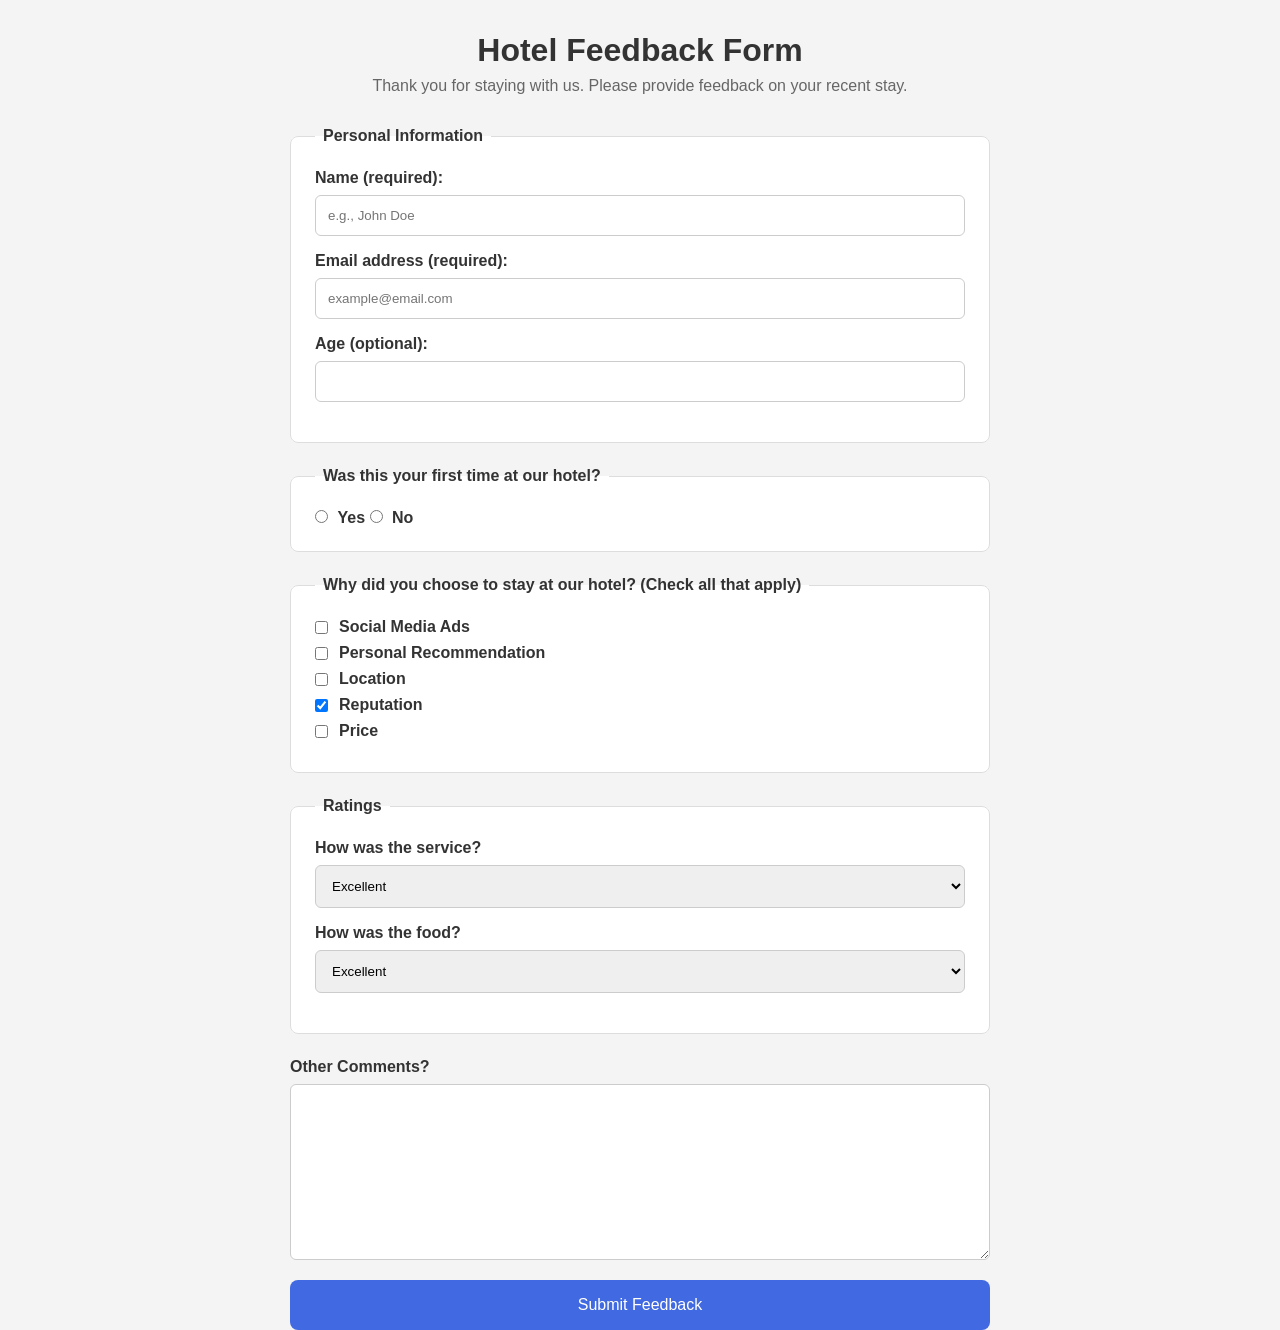
<file: form/index.html>
<!DOCTYPE html>
<html lang="en">

<head>
    <meta charset="UTF-8">
    <meta name="viewport" content="width=device-width, initial-scale=1.0">
    <title>Document</title>
    <link rel="stylesheet" href="./style.css">
</head>

<body>
    <!DOCTYPE html>
    <html lang="en">

    <head>
        <meta charset="UTF-8" />
        <title>Hotel Feedback Form</title>
    </head>

    <body>
        <header>
            <h1>Hotel Feedback Form</h1>
            <p>
                Thank you for staying with us. Please provide feedback on your recent
                stay.
            </p>
        </header>
        <main>
            <form method="POST" action="https://hotel-feedback.freecodecamp.org">
                <fieldset>
                    <legend>Personal Information</legend>
                    <label for="full-name">Name (required):</label>
                    <input type="text" id="full-name" name="name" placeholder="e.g., John Doe" required size="20">

                    <label for="email">Email address (required):</label>
                    <input placeholder="example@email.com" required id="email" type="email" name="email" size="20" />
                    
                    <label for="age">Age (optional):</label>
                    <input type="number" name="age" id="age" min="3" max="100" />
                </fieldset>

                <fieldset>
                    <legend>Was this your first time at our hotel?</legend>
                    <input id="yes-option" type="radio" name="hotel-stay" value="yes" />
                    <label for="yes-option">Yes</label>
                    <input id="no-option" type="radio" name="hotel-stay" value="no" />
                    <label for="no-option">No</label>
                </fieldset>

                <fieldset>
                    <legend>
                        Why did you choose to stay at our hotel? (Check all that apply)
                    </legend>
                    <div class="option">
                        <input type="checkbox" id="ads" name="choice" value="ads">
                        <label for="ads">Social Media Ads</label>
                    </div>

                    <div class="option">
                        <input type="checkbox" id="recommendation" name="choice" value="recommendation" />
                        <label for="recommendation">Personal Recommendation</label>
                    </div>

                    <div class="option">
                        <input type="checkbox" id="location" name="choice" value="location" />
                        <label for="location">Location</label>
                    </div>

                    <div class="option">
                        <input checked type="checkbox" id="reputation" name="choice" value="reputation" />
                        <label for="reputation">Reputation</label>

                    </div>
                    <div class="option">
                        <input type="checkbox" id="price" name="choice" value="price" />
                        <label for="price">Price</label>
                    </div>


                </fieldset>

                <fieldset>
                    <legend>Ratings</legend>

                    <label for="service">How was the service?</label>

                    <select name="service" id="service">
                        <option value="poor">Poor</option>
                        <option value="satisfactory">Satisfactory</option>
                        <option value="good">Good</option>
                        <option value="very-good">Very Good</option>
                        <option selected value="excellent">Excellent</option>
                    </select>

                    <label for="food">How was the food?</label>

                    <select name="food" id="food">
                        <option value="poor">Poor</option>
                        <option value="satisfactory">Satisfactory</option>
                        <option value="good">Good</option>
                        <option value="very-good">Very Good</option>
                        <option selected value="excellent">Excellent</option>
                    </select>
                </fieldset>

                <label for="comments">Other Comments?</label>
                <textarea cols="30" rows="10" name="comments" id="comments"></textarea>

                <button type="submit">Submit Feedback</button>
            </form>
        </main>
    </body>

    </html>
</body>

</html>
</file>
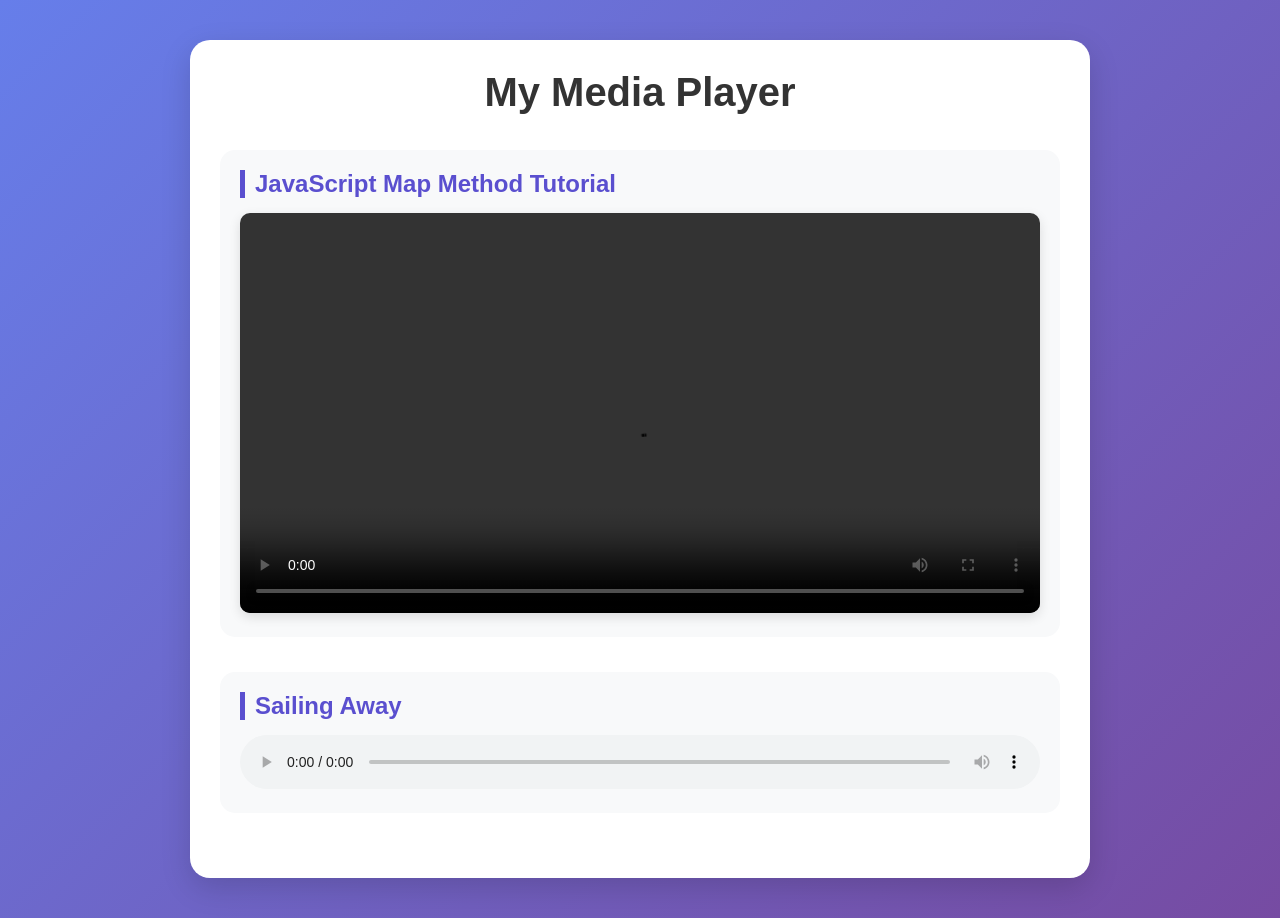
<file: free-code-camp/ex.2player/index.html>
<!DOCTYPE html>
<html lang="en">
<head>
    <meta charset="UTF-8">
    <meta name="viewport" content="width=device-width, initial-scale=1.0">
    <title>Audio and Video Player</title>
    <link rel="stylesheet" href="./style.css">
</head>
<body>

    <div class="container">
        <h1>My Media Player</h1>

        <section>
            <h2>JavaScript Map Method Tutorial</h2>

            <video controls width="640">
                <source
                    src="https://cdn.freecodecamp.org/curriculum/labs/what-is-the-map-method-and-how-does-it-work.mp4"
                    type="video/mp4">
            </video>
        </section>

        <section>
            <h2>Sailing Away</h2>

            <audio
                controls
                loop
                src="https://cdn.freecodecamp.org/curriculum/js-music-player/sailing-away.mp3">
            </audio>
        </section>
    </div>

</body>
</html>
</file>
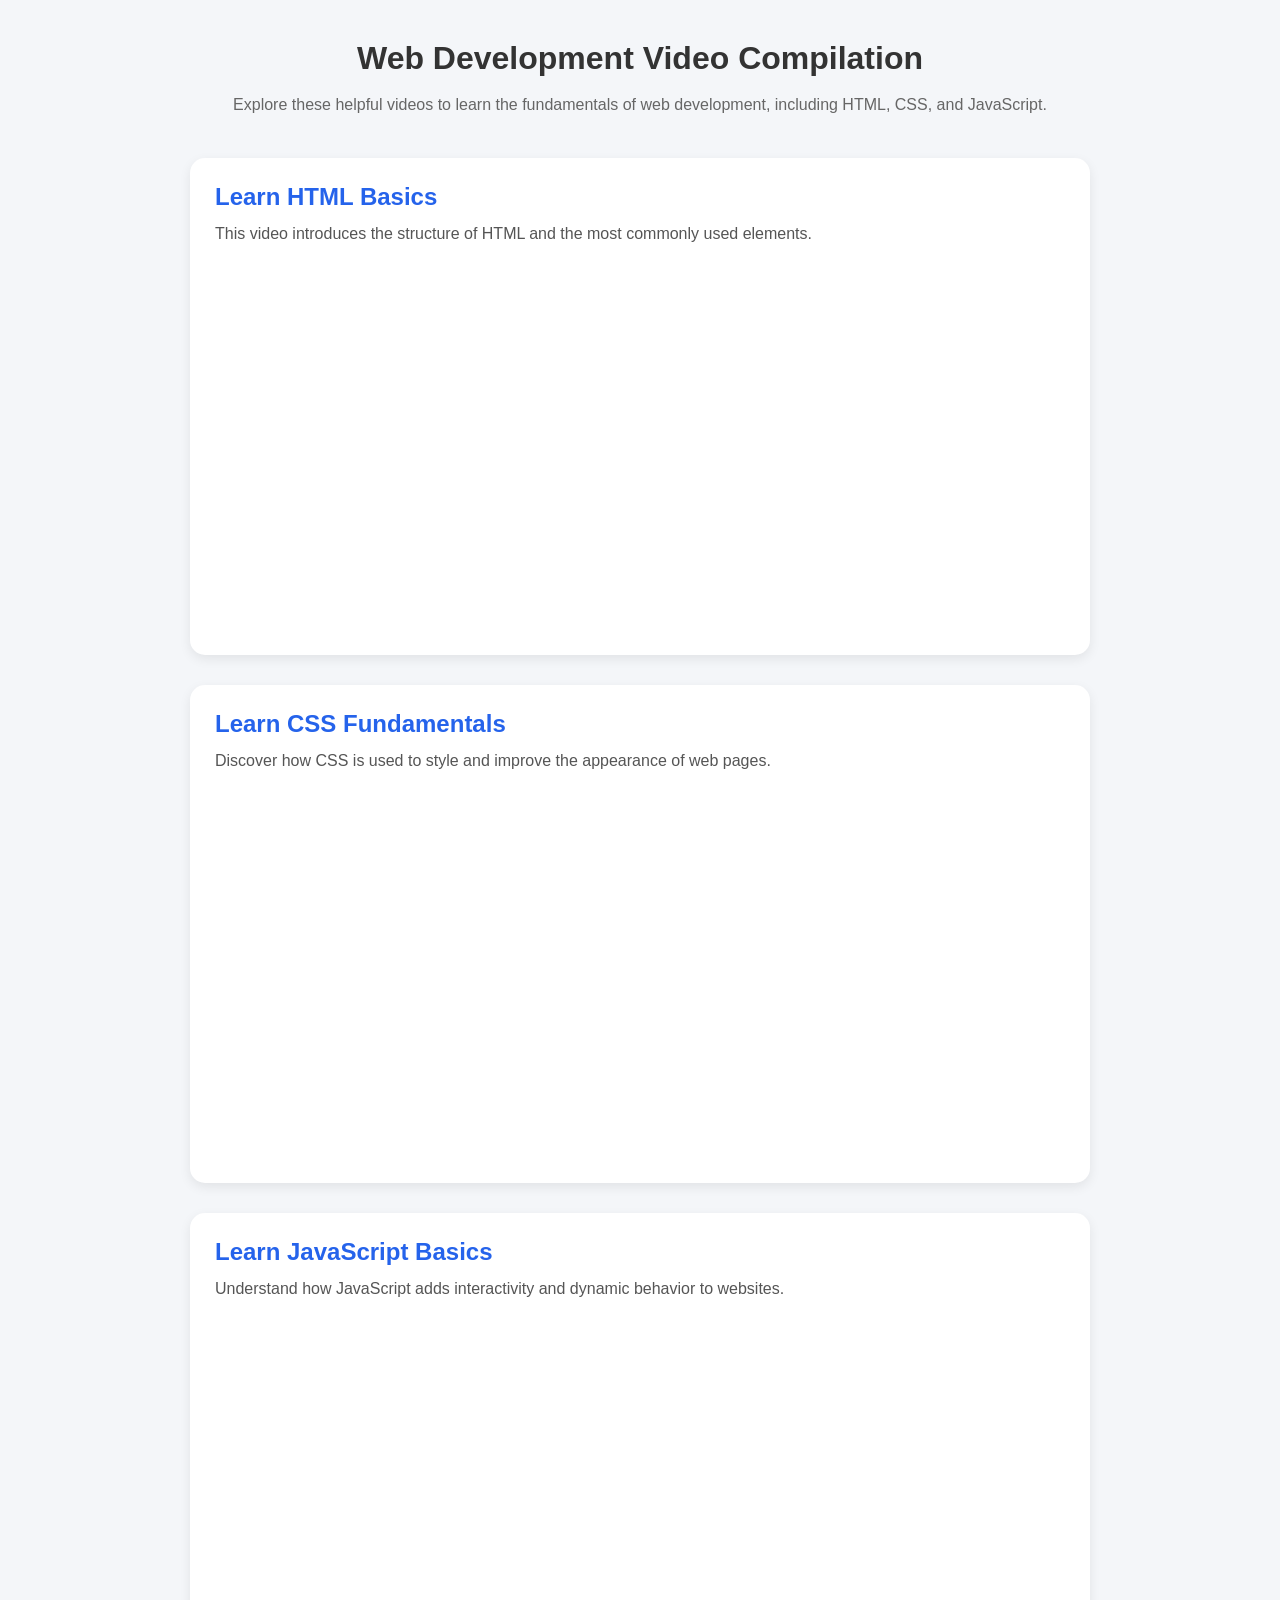
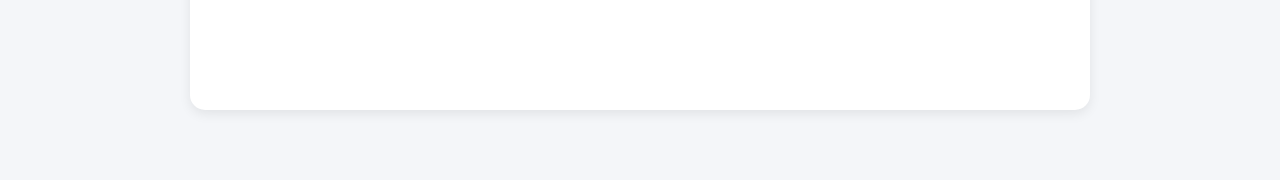
<file: free-code-camp/ex.3video/index.html>
<!DOCTYPE html>
<html lang="en">
<head>
    <meta charset="UTF-8">
    <meta name="viewport" content="width=device-width, initial-scale=1.0">
    <title>Web Development Video Compilation</title>
    <link rel="stylesheet" href="./style.css">
</head>
<body>

    <main>
        <h1>Web Development Video Compilation</h1>

        <p>
            Explore these helpful videos to learn the fundamentals of web development,
            including HTML, CSS, and JavaScript.
        </p>

        <section>
            <h2>Learn HTML Basics</h2>
            <p>
                This video introduces the structure of HTML and the most commonly used elements.
            </p>
            <iframe
                src="https://www.youtube.com/embed/qz0aGYrrlhU"
                title="HTML Tutorial for Beginners"
                width="640"
                height="360">
            </iframe>
        </section>

        <section>
            <h2>Learn CSS Fundamentals</h2>
            <p>
                Discover how CSS is used to style and improve the appearance of web pages.
            </p>
            <iframe
                src="https://www.youtube.com/embed/1Rs2ND1ryYc"
                title="CSS Tutorial for Beginners"
                width="640"
                height="360">
            </iframe>
        </section>

        <section>
            <h2>Learn JavaScript Basics</h2>
            <p>
                Understand how JavaScript adds interactivity and dynamic behavior to websites.
            </p>
            <iframe
                src="https://www.youtube.com/embed/W6NZfCO5SIk"
                title="JavaScript Tutorial for Beginners"
                width="640"
                height="360">
            </iframe>
        </section>

    </main>

</body>
</html>
</file>
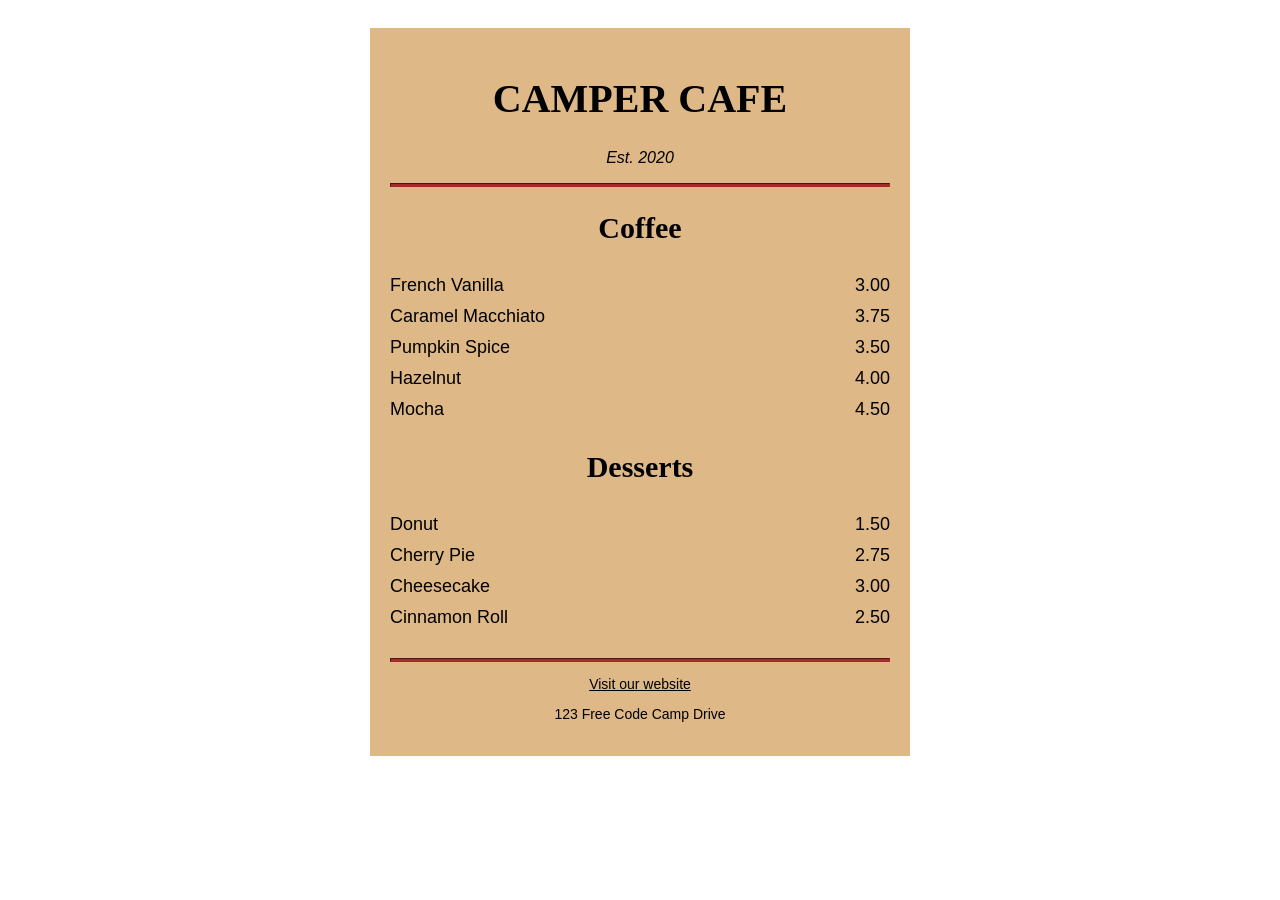
<file: free-code-camp/ex.4coffe/index.html>
<!DOCTYPE html>
<html lang="en">
  <head>
    <meta charset="utf-8" />
    <meta name="viewport" content="width=device-width, initial-scale=1.0" />
    <title>Cafe Menu</title>
   <link rel="stylesheet" href="style.css">
  </head>
  <body>
    <div class="menu">
      <main>
        <h1>CAMPER CAFE</h1>
        <p class="established">Est. 2020</p>
        <hr>
        <section>
          <h2>Coffee</h2>
          <article class="item">
            <p class="flavor">French Vanilla</p><p class="price">3.00</p>
          </article>
          <article class="item">
            <p class="flavor">Caramel Macchiato</p><p class="price">3.75</p>
          </article>
          <article class="item">
            <p class="flavor">Pumpkin Spice</p><p class="price">3.50</p>
          </article>
          <article class="item">
            <p class="flavor">Hazelnut</p><p class="price">4.00</p>
          </article>
          <article class="item">
            <p class="flavor">Mocha</p><p class="price">4.50</p>
          </article>
        </section>
        <section>
          <h2>Desserts</h2>
          <article class="item">
            <p class="dessert">Donut</p><p class="price">1.50</p>
          </article>
          <article class="item">
            <p class="dessert">Cherry Pie</p><p class="price">2.75</p>
          </article>
          <article class="item">
            <p class="dessert">Cheesecake</p><p class="price">3.00</p>
          </article>
          <article class="item">
            <p class="dessert">Cinnamon Roll</p><p class="price">2.50</p>
          </article>
        </section>
      </main>
      <hr class="bottom-line">
      <footer>
        <address>
          <p>
            <a href="https://www.freecodecamp.org" target="_blank">Visit our website</a>
          </p>
          <p>123 Free Code Camp Drive</p>
        </address>
      </footer>
    </div>
  </body>
</html>
</file>
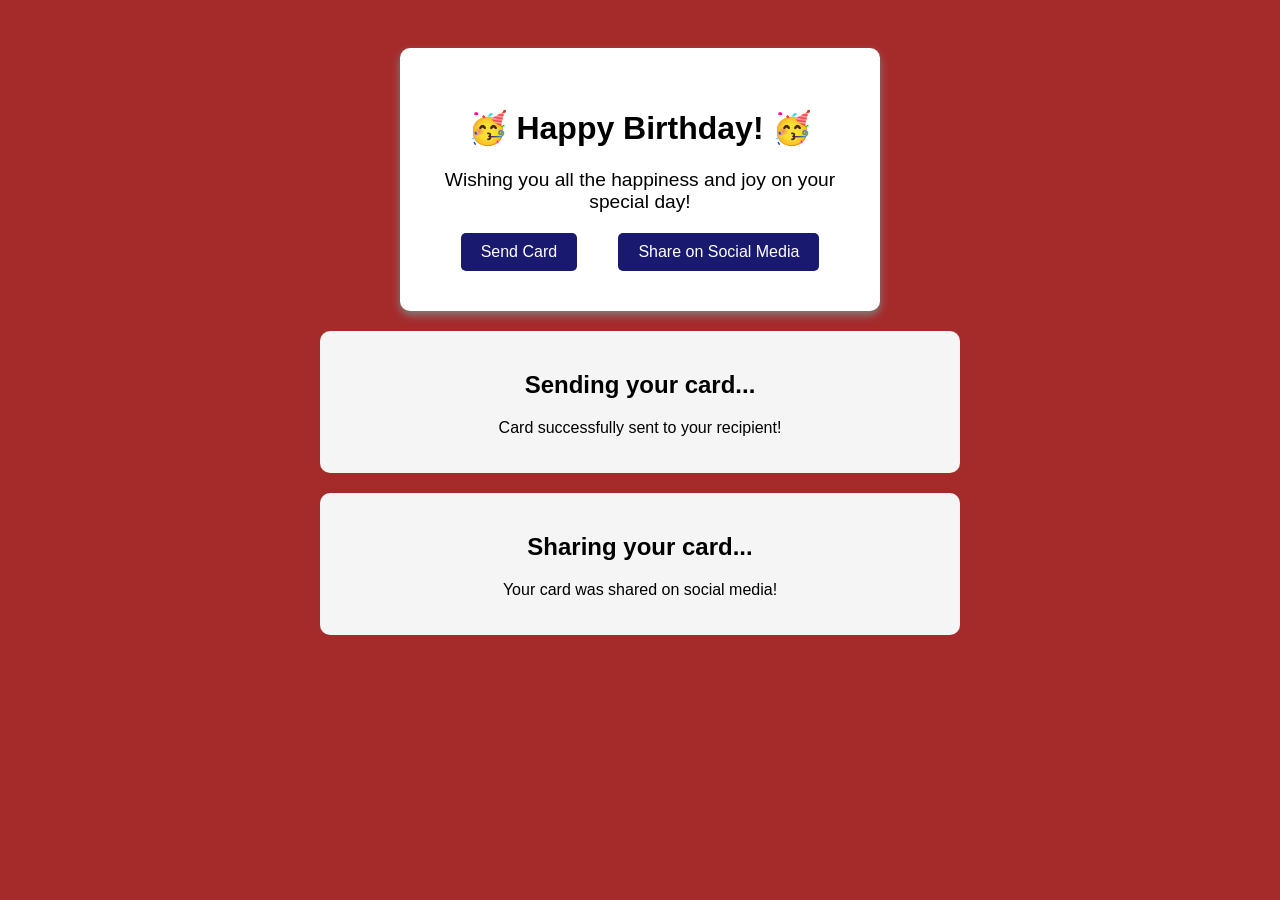
<file: free-code-camp/ex.5card/index.html>
<!DOCTYPE html>
<html lang="en">
  <head>
    <meta charset="utf-8">
    <meta name="viewport" content="width=device-width, initial-scale=1.0">
    <title>Greeting Card</title>
  <link rel="stylesheet" href="style.css">
  </head>
  <body>
    <div class="card" id="greeting-card">
      <h1>Happy Birthday!</h1>
      <p class="message">
        Wishing you all the happiness and joy on your special day!
      </p>
      <div class="card-links">
        <a href="#send" class="send-link">Send Card</a>
        <a href="#share" class="share-link">Share on Social Media</a>
      </div>
  	</div>
    <section id="send">
      <h2>Sending your card...</h2>
      <p>Card successfully sent to your recipient!</p>
    </section>
    <section id="share">
      <h2>Sharing your card...</h2>
      <p>Your card was shared on social media!</p>
    </section>
  </body>
</html>
</file>
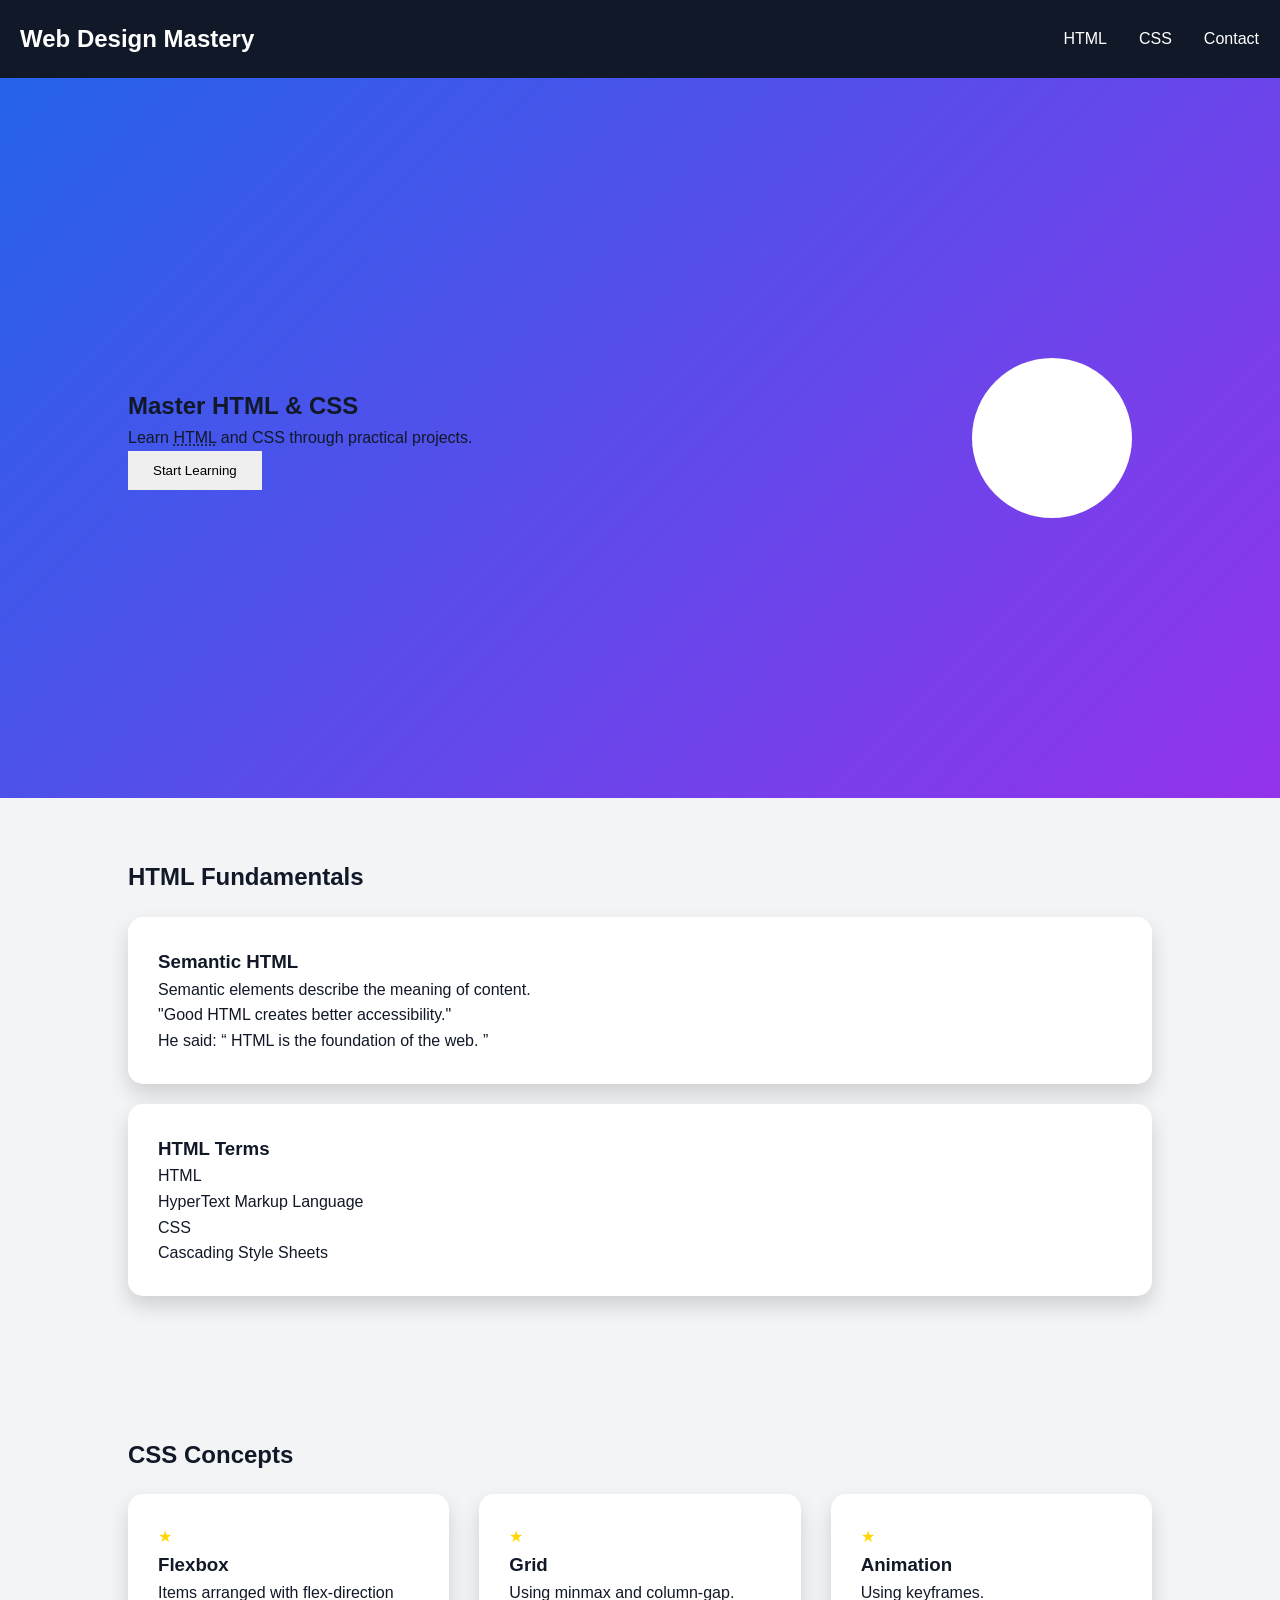
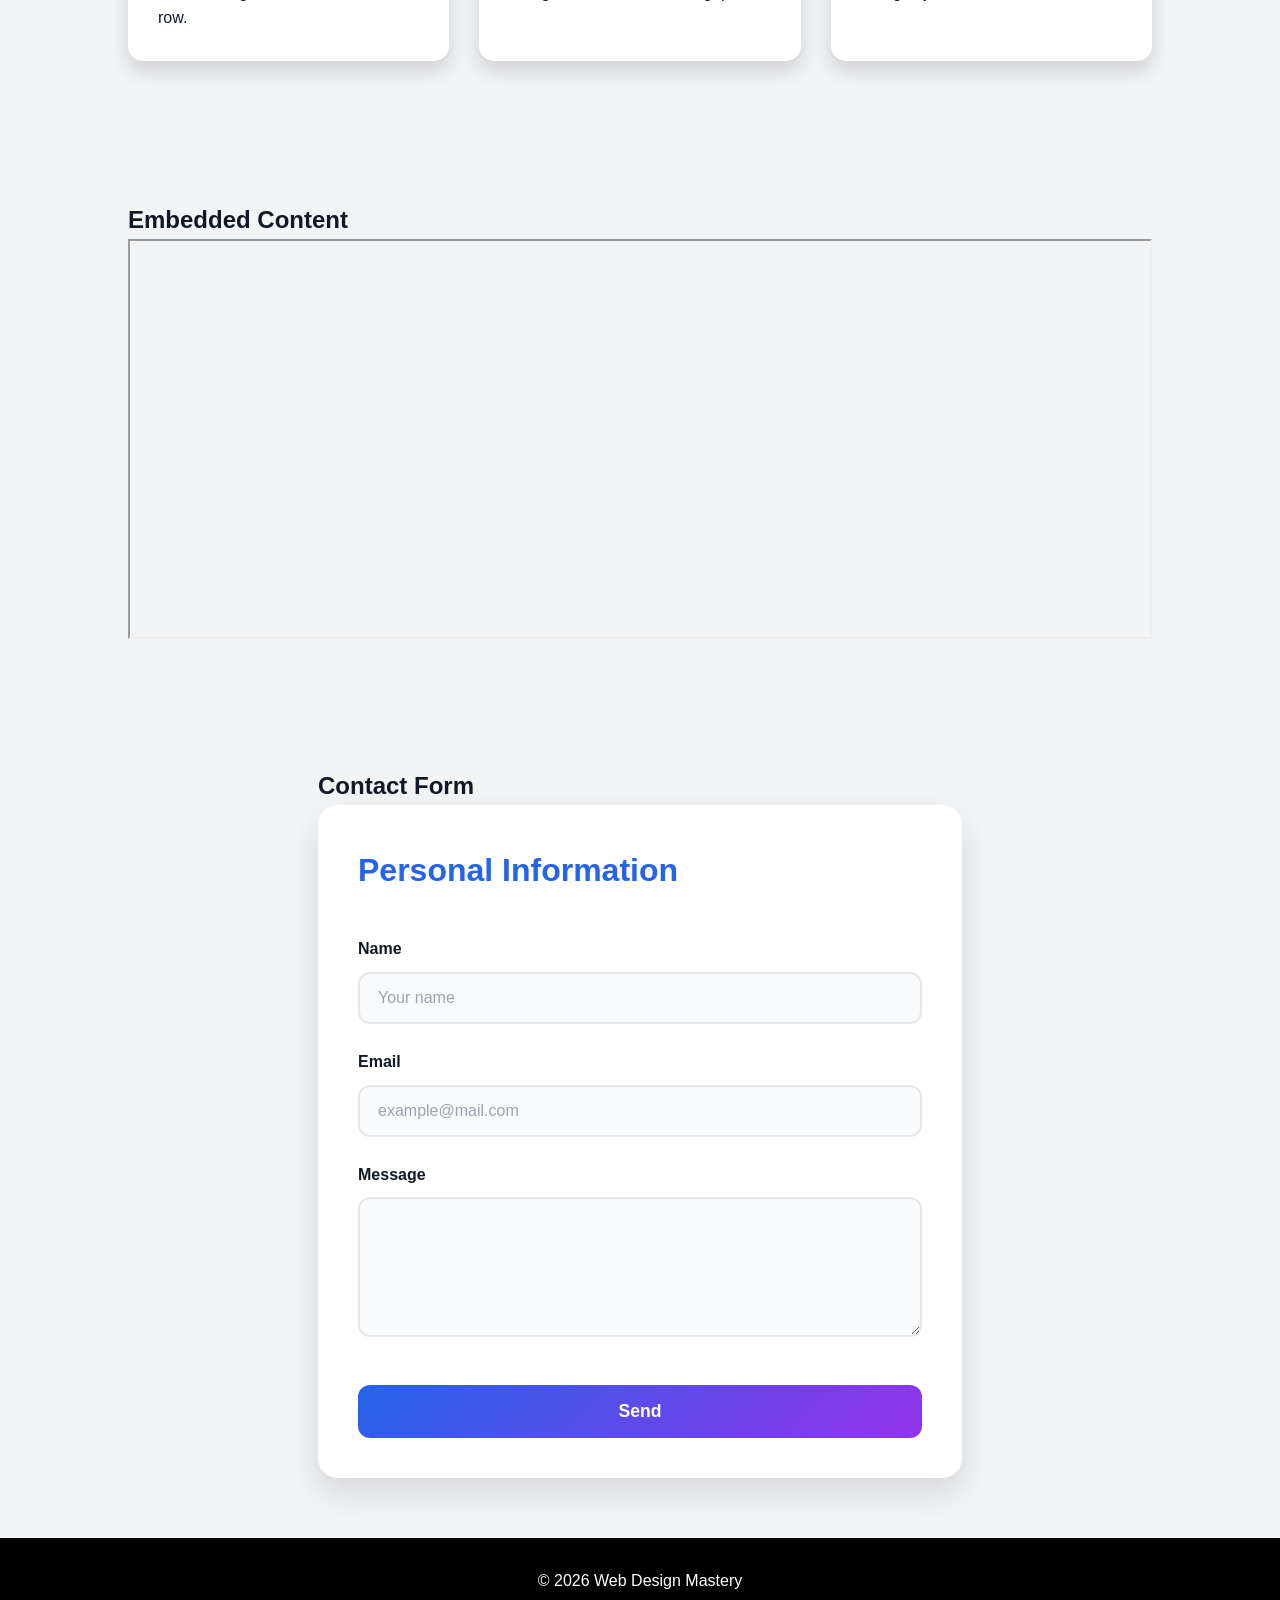
<file: free-code-camp/ex.6final/index.html>
<!DOCTYPE html>
<html lang="en">

<head>

<meta charset="UTF-8">

<meta name="viewport" content="width=device-width, initial-scale=1.0">

<meta name="description"
content="A complete Responsive Web Design practice website covering HTML CSS accessibility and modern web concepts.">


<meta property="og:title" content="Web Design Mastery">
<meta property="og:description" content="Learn HTML and CSS concepts with practical examples.">
<meta property="og:image" content="images/logo.svg">


<title>Web Design Mastery</title>


<link rel="stylesheet" href="style.css">

</head>


<body>


<header>

<nav class="navbar">

<h1>
Web Design Mastery
</h1>


<ul>

<li>
<a href="#html">HTML</a>
</li>

<li>
<a href="#css">CSS</a>
</li>

<li>
<a href="#contact">Contact</a>
</li>


</ul>

</nav>


</header>




<main>



<section class="hero">


<div>

<h2>
Master HTML & CSS
</h2>


<p>
Learn <abbr title="HyperText Markup Language">HTML</abbr>
and CSS through practical projects.
</p>


<button>
Start Learning
</button>


</div>


<svg width="200" height="200">

<circle 
cx="100"
cy="100"
r="80">
</circle>


</svg>



</section>





<section id="html">


<h2>
HTML Fundamentals
</h2>



<article class="card">


<h3>
Semantic HTML
</h3>


<p>

Semantic elements describe the meaning of content.

</p>



<blockquote>

"Good HTML creates better accessibility."

</blockquote>


<p>

He said:

<q>
HTML is the foundation of the web.
</q>

</p>


</article>





<article class="card">


<h3>
HTML Terms
</h3>


<dl>

<dt>
HTML
</dt>

<dd>
HyperText Markup Language
</dd>


<dt>
CSS
</dt>

<dd>
Cascading Style Sheets
</dd>


</dl>



</article>



</section>







<section id="css">


<h2>
CSS Concepts
</h2>



<div class="grid">



<div class="box">

<h3>
Flexbox
</h3>

<p>
Items arranged with flex-direction row.
</p>

</div>




<div class="box">

<h3>
Grid
</h3>

<p>
Using minmax and column-gap.
</p>

</div>



<div class="box">

<h3>
Animation
</h3>

<p>
Using keyframes.
</p>

</div>



</div>



</section>






<section class="media">


<h2>
Embedded Content
</h2>


<iframe
src="https://www.youtube.com/embed/dQw4w9WgXcQ"
title="Video">

</iframe>


</section>

<section id="contact">


<h2>
Contact Form
</h2>



<form action="/submit">


<fieldset>


<legend>
Personal Information
</legend>



<label for="name">
Name
</label>


<input 
id="name"
type="text"
placeholder="Your name"
required>



<label for="email">
Email
</label>


<input
id="email"
type="email"
placeholder="example@mail.com"
required>



<label>

Message

<textarea>

</textarea>


</label>



<button type="submit">

Send

</button>



</fieldset>


</form>


</section>




</main>





<footer>


<p aria-hidden="true">

© 2026 Web Design Mastery

</p>


</footer>



</body>

</html>
</file>
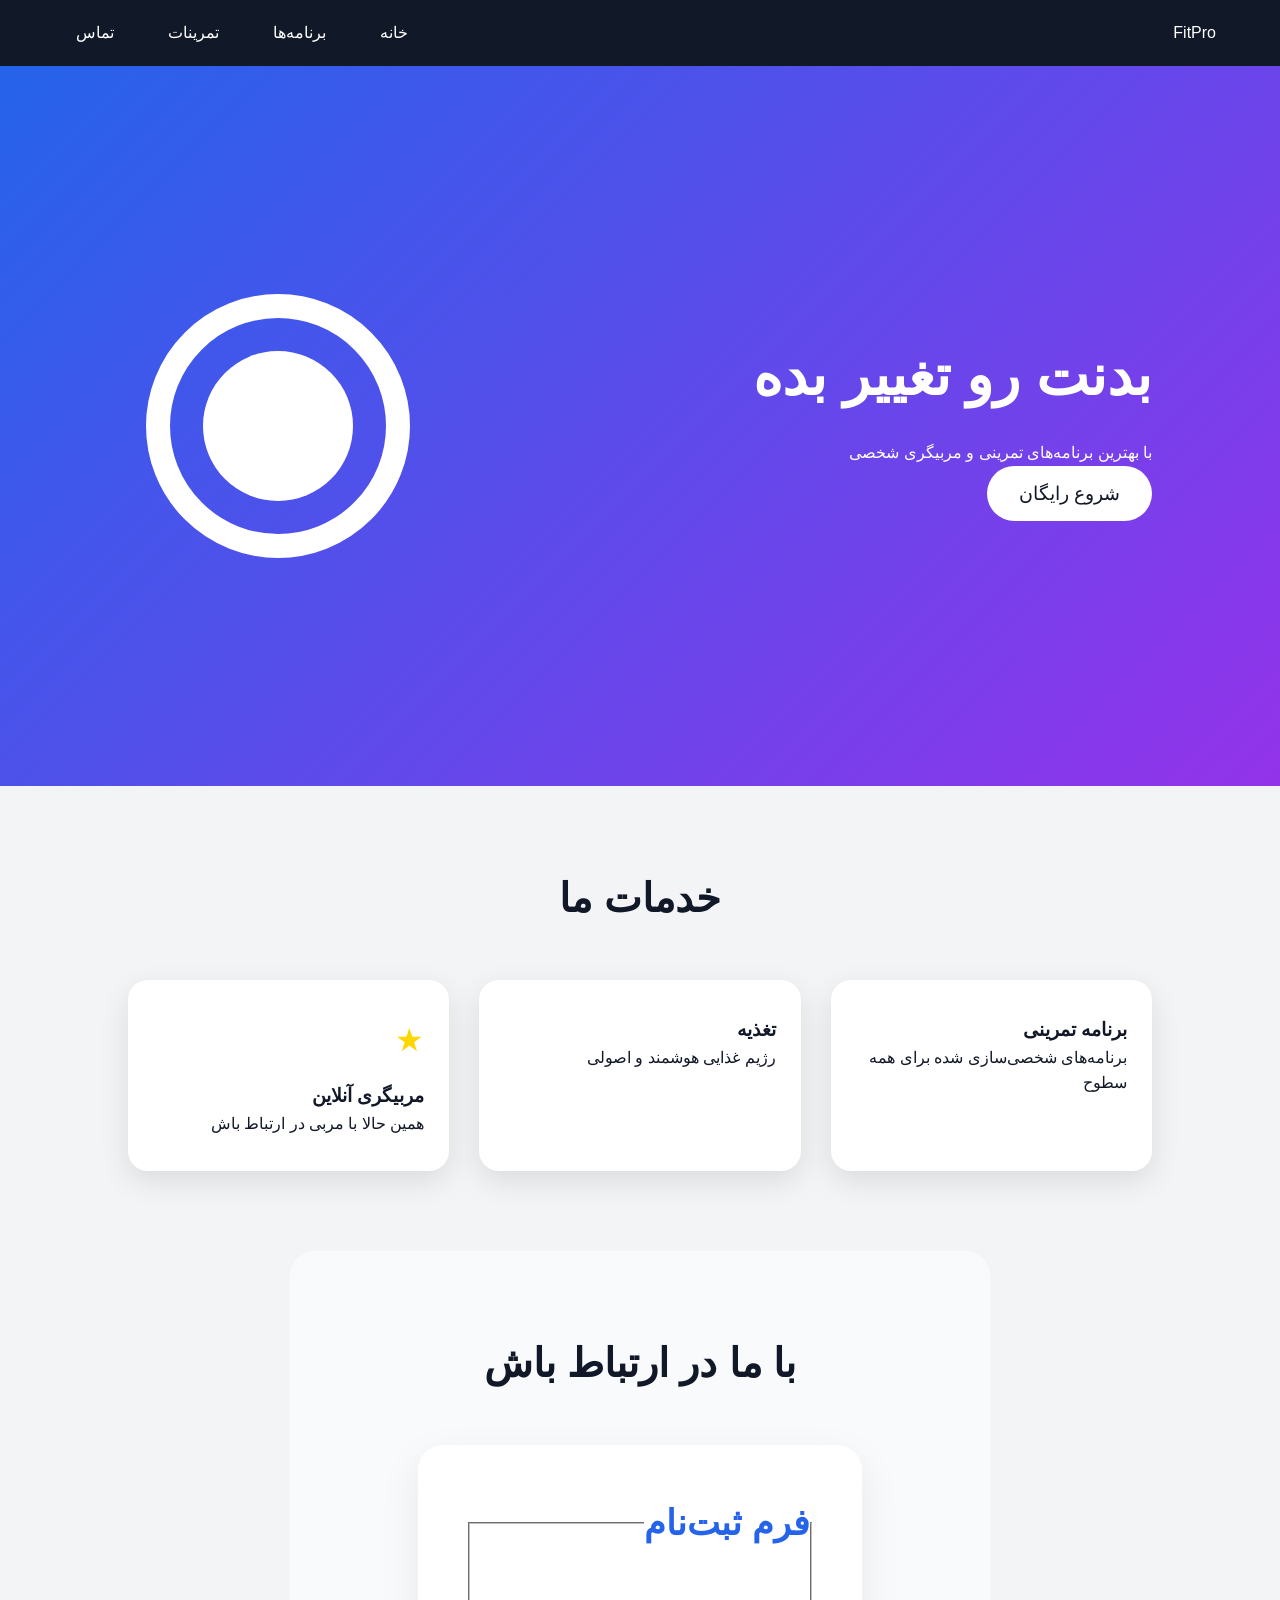
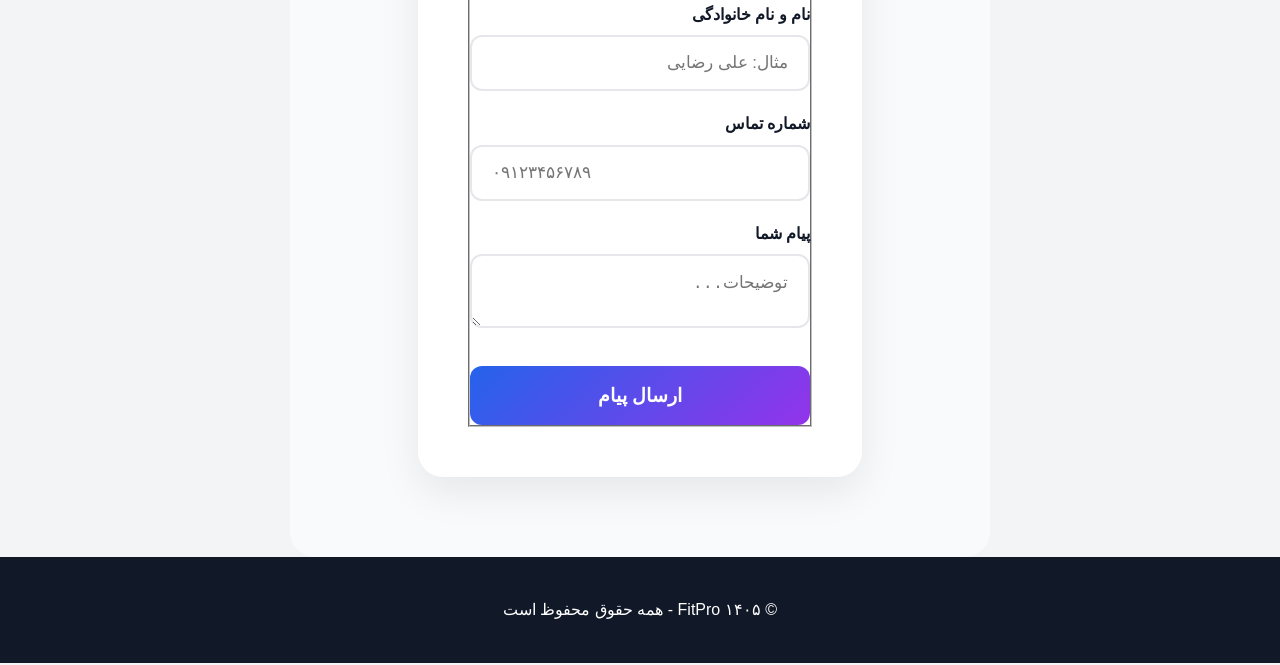
<file: free-code-camp/ex7.fitpro/index.html>
<!DOCTYPE html>
<html lang="fa" dir="rtl">
<head>
    <meta charset="UTF-8">
    <meta name="viewport" content="width=device-width, initial-scale=1.0">
    <title>FitPro - مربی فیتنس حرفه‌ای</title>
    <link rel="stylesheet" href="style.css">
</head>
<body>

    <nav class="navbar">
        <div class="logo">FitPro</div>
        <ul>
            <li><a href="#">خانه</a></li>
            <li><a href="#">برنامه‌ها</a></li>
            <li><a href="#">تمرینات</a></li>
            <li><a href="#contact">تماس</a></li>
        </ul>
    </nav>

    <section class="hero">
        <div class="hero-content">
            <h1>بدنت رو تغییر بده</h1>
            <p>با بهترین برنامه‌های تمرینی و مربیگری شخصی</p>
            <button onclick="alert('ثبت‌نام انجام شد!')">شروع رایگان</button>
        </div>
        <svg width="300" height="300" viewBox="0 0 100 100">
            <circle cx="50" cy="50" r="40" fill="none" stroke="white" stroke-width="8"/>
            <circle cx="50" cy="50" r="25" fill="white"/>
        </svg>
    </section>


    <section id="services">
        <h2>خدمات ما</h2>
        <div class="grid">
            <div class="card">
                <h3>برنامه تمرینی</h3>
                <p>برنامه‌های شخصی‌سازی شده برای همه سطوح</p>
            </div>
            <div class="card">
                <h3>تغذیه</h3>
                <p>رژیم غذایی هوشمند و اصولی</p>
            </div>
            <div class="card box">
                <h3>مربیگری آنلاین</h3>
                <p>همین حالا با مربی در ارتباط باش</p>
            </div>
        </div>
    </section>

    <!-- Contact Form -->
    <section id="contact">
        <h2>با ما در ارتباط باش</h2>
        <form>
            <fieldset>
                <legend>فرم ثبت‌نام</legend>
                
                <label>نام و نام خانوادگی</label>
                <input type="text" placeholder="مثال: علی رضایی" required>

                <label>شماره تماس</label>
                <input type="tel" placeholder="۰۹۱۲۳۴۵۶۷۸۹" required>

                <label>پیام شما</label>
                <textarea placeholder="توضیحات..." required></textarea>

                <button type="submit">ارسال پیام</button>
            </fieldset>
        </form>
    </section>

    <footer>
        <p>© ۱۴۰۵ FitPro - همه حقوق محفوظ است</p>
    </footer>

</body>
</html>
</file>
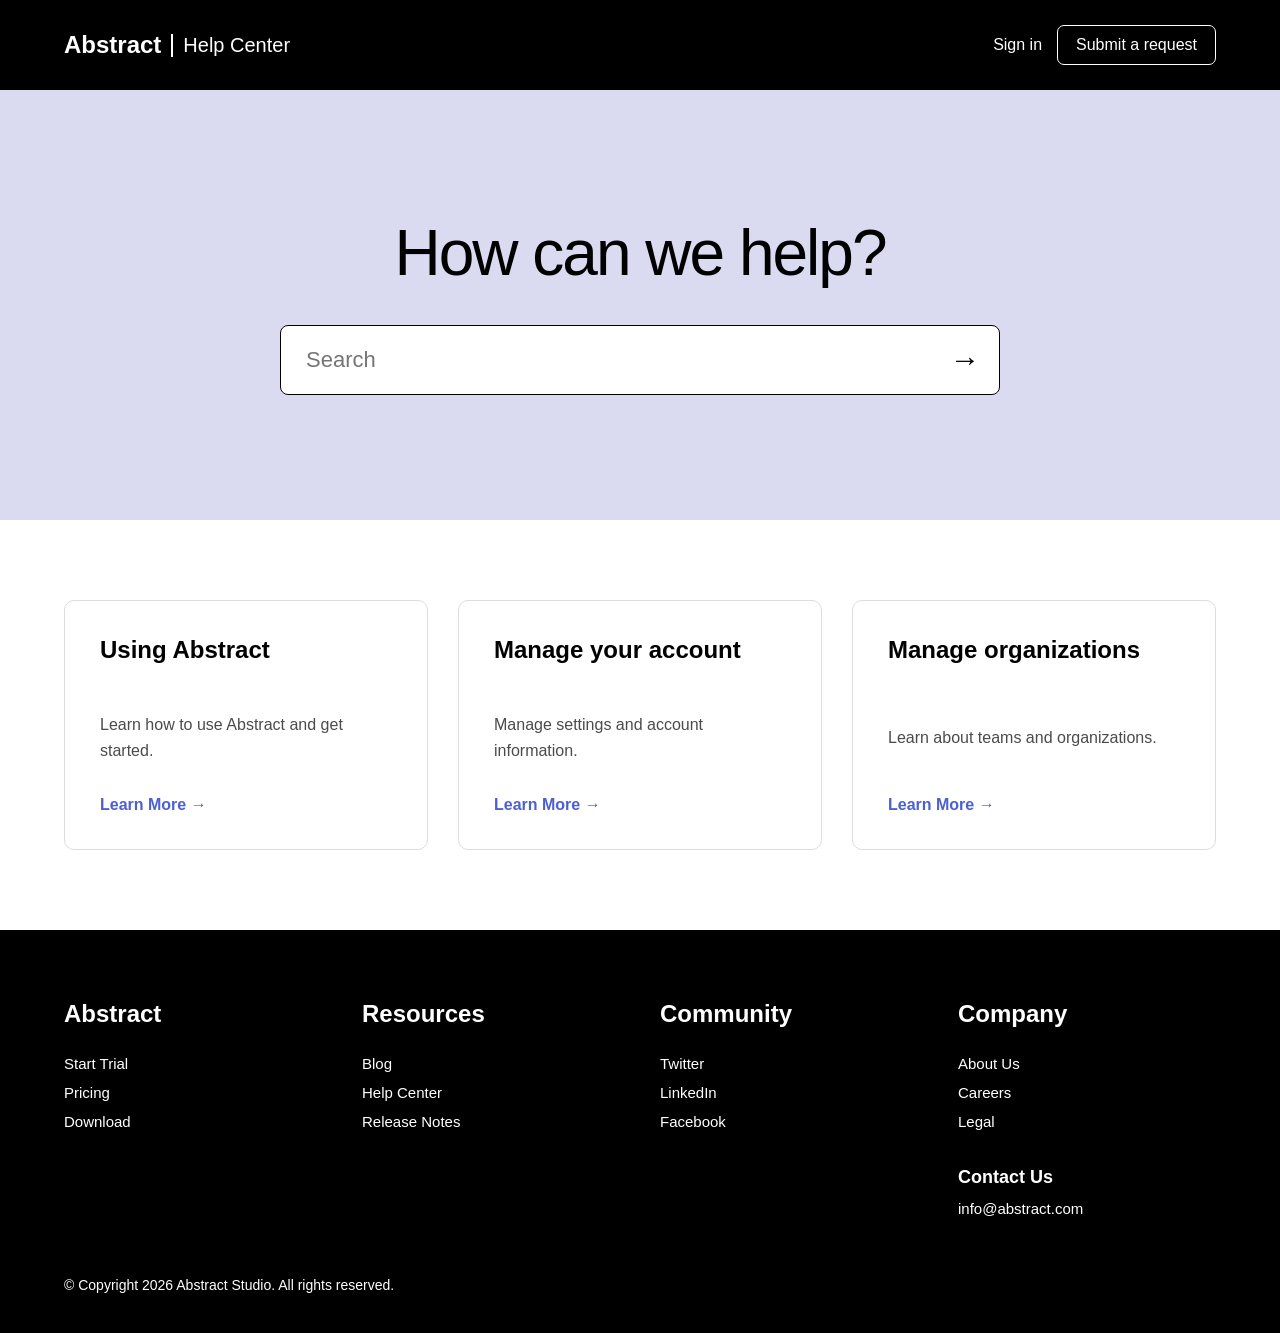
<file: front-practice/lvl1/1.ex/index.html>
<!DOCTYPE html>
<html lang="en">
<head>

    <meta charset="UTF-8">
    <meta name="viewport" content="width=device-width, initial-scale=1.0">
    <title>Abstract Help Center</title>
    <link rel="stylesheet" href="styles.css">

</head>

<body>
    
<header class="navbar">

    <div class="nav-container">
        <div class="logo">
            <a href="#">
                Abstract
            </a>
            <span>
                Help Center
            </span>
        </div>
        <nav>

            <a href="#">
                Sign in
            </a>

            <button>
                Submit a request
            </button>

        </nav>

    </div>
</header>




<section class="hero">

    <h1>
        How can we help?
    </h1>
    <div class="search-box">
        <input 
        type="text"
        placeholder="Search">
        <button class="search-button">
            →
        </button>
    </div>

</section>
<main class="cards">

    <article class="card">

        <h2>
            Using Abstract
        </h2>
        <p>
            Learn how to use Abstract and get started.
        </p>

        <a href="#">
            Learn More →
        </a>

    </article>

    <article class="card">

        <h2>
            Manage your account
        </h2>

        <p>
            Manage settings and account information.
        </p>

        <a href="#">
            Learn More →
        </a>

    </article>

    <article class="card">

        <h2>
            Manage organizations
        </h2>

        <p>
            Learn about teams and organizations.
        </p>

        <a href="#">
            Learn More →
        </a>

    </article>

</main>


<footer class="footer">

    <div class="footer-container">

        <div class="footer-column">

            <h3>Abstract</h3>
            <a href="#">Start Trial</a>
            <a href="#">Pricing</a>
            <a href="#">Download</a>

        </div>

        <div class="footer-column">

            <h3>Resources</h3>
            <a href="#">Blog</a>
            <a href="#">Help Center</a>
            <a href="#">Release Notes</a>

        </div>

        <div class="footer-column">

            <h3>Community</h3>
            <a href="#">Twitter</a>
            <a href="#">LinkedIn</a>
            <a href="#">Facebook</a>

        </div>

        <div class="footer-column">

            <h3>Company</h3>
            <a href="#">About Us</a>
            <a href="#">Careers</a>
            <a href="#">Legal</a>

            <h4>
                Contact Us
            </h4>

            <a href="#">
                info@abstract.com
            </a>

        </div>
    </div>
    <div class="copyright">

        <p>
            © Copyright 2026 Abstract Studio. All rights reserved.
        </p>

    </div>

</footer>

</body>

</html>
</file>
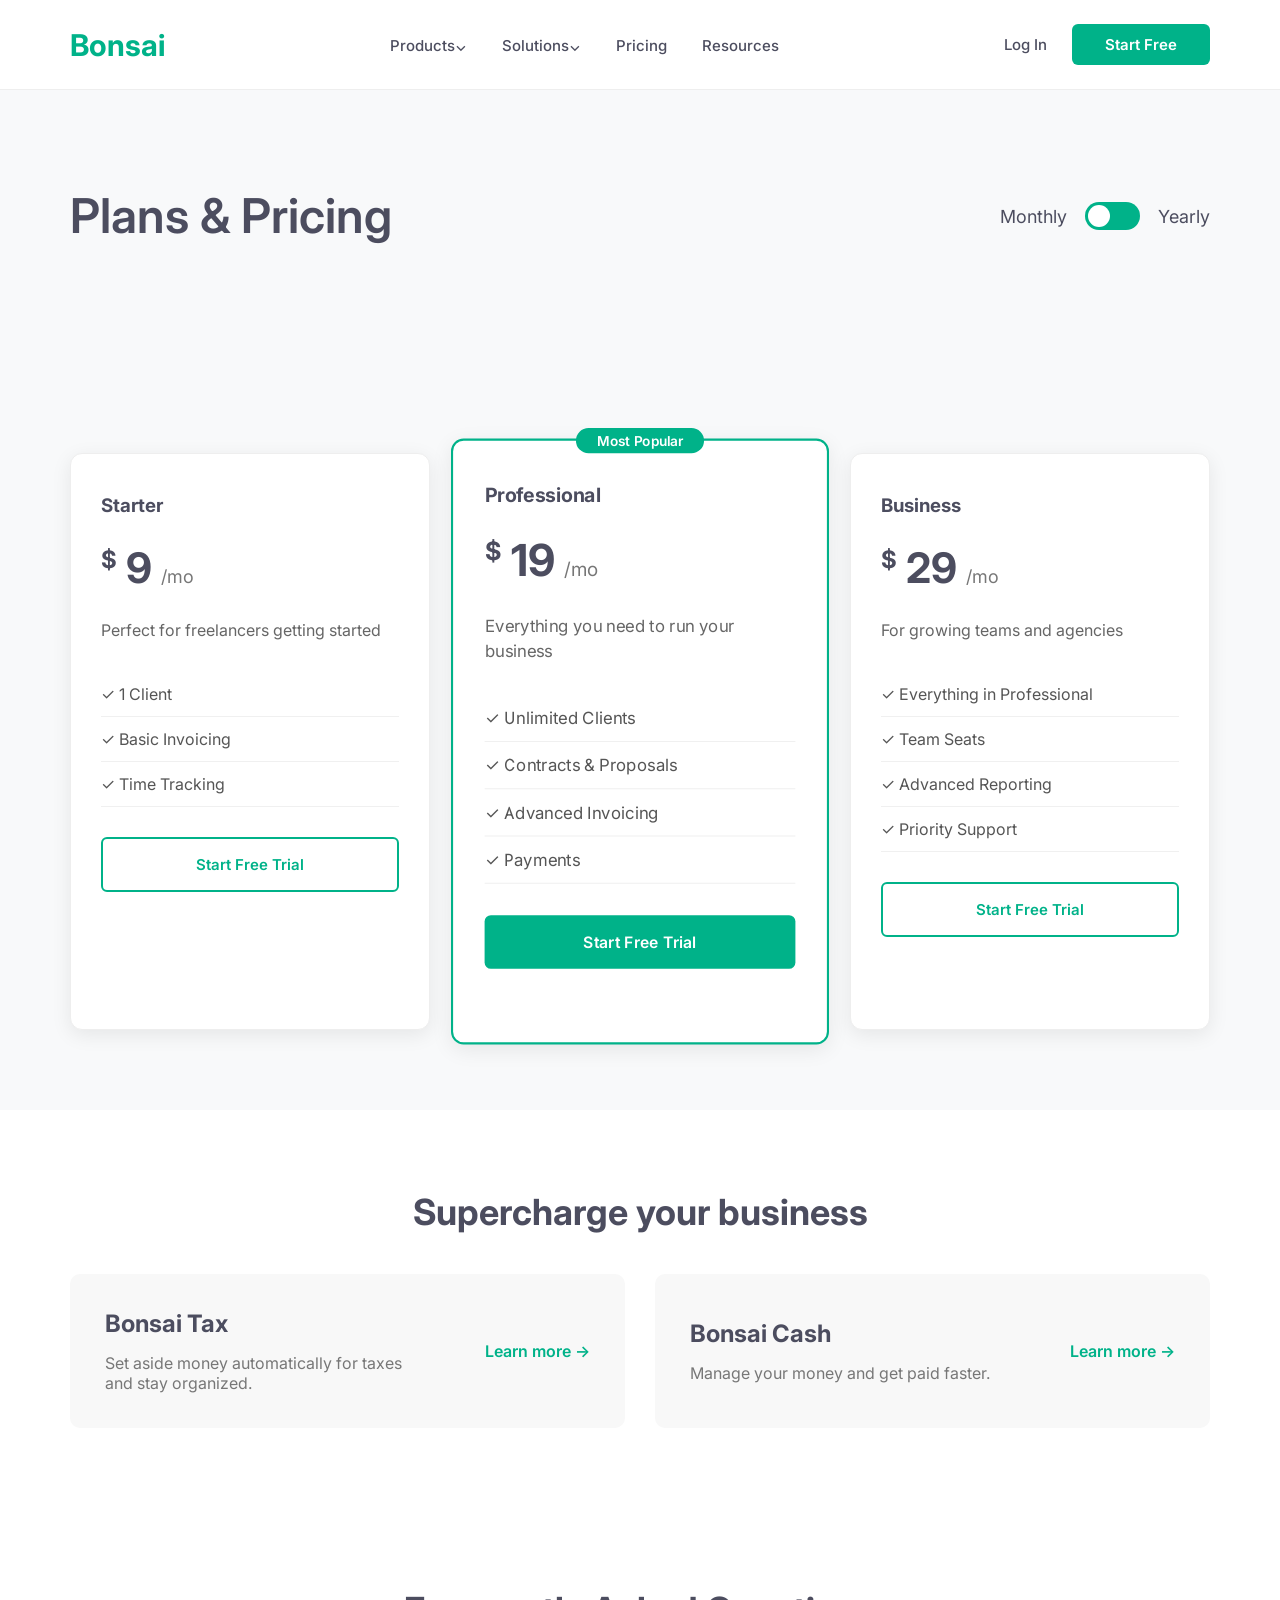
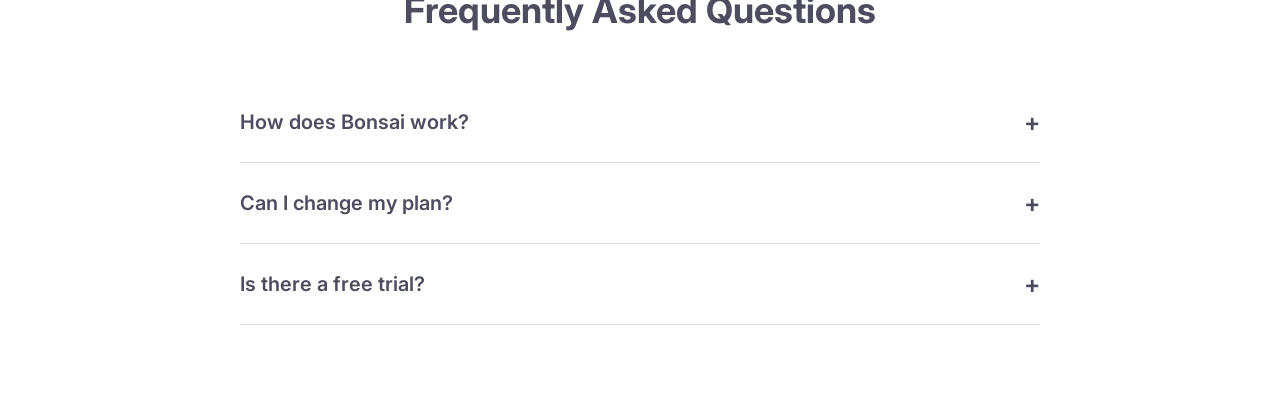
<file: front-practice/lvl1/2.ex‌Bonsai/index.html>
<!DOCTYPE html>
<html lang="en">

<head>
    <meta charset="UTF-8">
    <meta name="viewport" content="width=device-width, initial-scale=1.0">

    <title>Plans & Pricing - Bonsai</title>

    <link rel="stylesheet" href="style.css">
</head>

<body>


<header>

    <div class="container">

        <nav>

            <a href="#" class="logo">
                Bonsai
            </a>


            <ul class="menu">

                <li class="dropdown">
                    <a href="#">Products⌄</a>

                    <ul class="dropdown-menu">
                        <li><a href="#">Invoicing</a></li>
                        <li><a href="#">Contracts</a></li>
                        <li><a href="#">Payments</a></li>
                    </ul>

                </li>


                <li class="dropdown">
                    <a href="#">Solutions⌄</a>

                    <ul class="dropdown-menu">
                        <li><a href="#">Freelancers</a></li>
                        <li><a href="#">Teams</a></li>
                    </ul>

                </li>


                <li>
                    <a href="#">Pricing</a>
                </li>


                <li>
                    <a href="#">Resources</a>
                </li>

            </ul>



            <div class="actions">

                <a href="#">
                    Log In
                </a>


                <a href="#" class="btn">
                    Start Free
                </a>

            </div>


        </nav>

    </div>

</header>

<main>
<section class="hero">

    <div class="container">


        <div class="hero-row">


            <div class="hero-title">

                <h1>
                    Plans & Pricing
                </h1>

            </div>



            <div class="billing">


                <span>
                    Monthly
                </span>


                <label class="switch">

                    <input type="checkbox">

                    <span class="slider"></span>

                </label>


                <span>
                    Yearly
                </span>


            </div>


        </div>


    </div>


</section>
<section class="pricing">
    <div class="container">
        <div class="pricing-grid">
            
            
            <div class="pricing-card">
                <h3>Starter</h3>
                <div class="price">
                    <span class="currency">$</span>
                    <span class="amount">9</span>
                    <span class="period">/mo</span>
                </div>
                <p class="description">Perfect for freelancers getting started</p>
                 <ul class="features">
                    <li>✓ 1 Client</li>
                    <li>✓ Basic Invoicing</li>
                    <li>✓ Time Tracking</li>
                </ul>
                <a href="#" class="btn btn-outline">Start Free Trial</a>
               
            </div>

           
            <div class="pricing-card popular">
                <div class="popular-badge">Most Popular</div>
                <h3>Professional</h3>
                <div class="price">
                    <span class="currency">$</span>
                    <span class="amount">19</span>
                    <span class="period">/mo</span>
                </div>
                <p class="description">Everything you need to run your business</p>
                  <ul class="features">
                    <li>✓ Unlimited Clients</li>
                    <li>✓ Contracts & Proposals</li>
                    <li>✓ Advanced Invoicing</li>
                    <li>✓ Payments</li>
                </ul>
                <a href="#" class="btn">Start Free Trial</a>
              
            </div>

          
            <div class="pricing-card">
                <h3>Business</h3>
                <div class="price">
                    <span class="currency">$</span>
                    <span class="amount">29</span>
                    <span class="period">/mo</span>
                </div>
                <p class="description">For growing teams and agencies</p>
                <ul class="features">
                    <li>✓ Everything in Professional</li>
                    <li>✓ Team Seats</li>
                    <li>✓ Advanced Reporting</li>
                    <li>✓ Priority Support</li>
                </ul>
                <a href="#" class="btn btn-outline">Start Free Trial</a>
                
            </div>

        </div>
    </div>
</section>
<section class="supercharge">

    <div class="container">


        <h2>
            Supercharge your business
        </h2>


        <div class="supercharge-grid">


            <div class="super-card">


                <div>
                    <h3>
                        Bonsai Tax
                    </h3>

                    <p>
                        Set aside money automatically for taxes and stay organized.
                    </p>
                </div>


                <a href="#">
                    Learn more →
                </a>


            </div>


            <div class="super-card">


                <div>

                    <h3>
                        Bonsai Cash
                    </h3>


                    <p>
                        Manage your money and get paid faster.
                    </p>

                </div>


                <a href="#">
                    Learn more →
                </a>


            </div>



        </div>


    </div>


</section>
<section class="faq">

    <div class="container">
        <h2>
            Frequently Asked Questions
        </h2>
        <div class="faq-list">
            <details>
                <summary>
                    How does Bonsai work?
                </summary>
                <p>
                    Bonsai helps freelancers manage projects,
                    contracts, invoices and payments in one place.
                </p>
            </details>

            <details>

                <summary>
                    Can I change my plan?
                </summary>


                <p>
                    Yes, you can upgrade or downgrade your plan anytime.
                </p>
            </details>

            <details>

                <summary>
                    Is there a free trial?
                </summary>


                <p>
                    Yes, you can start with a free trial.
                </p>


            </details>



        </div>

    </div>

</section>

</main>


</body>
</html>
</file>
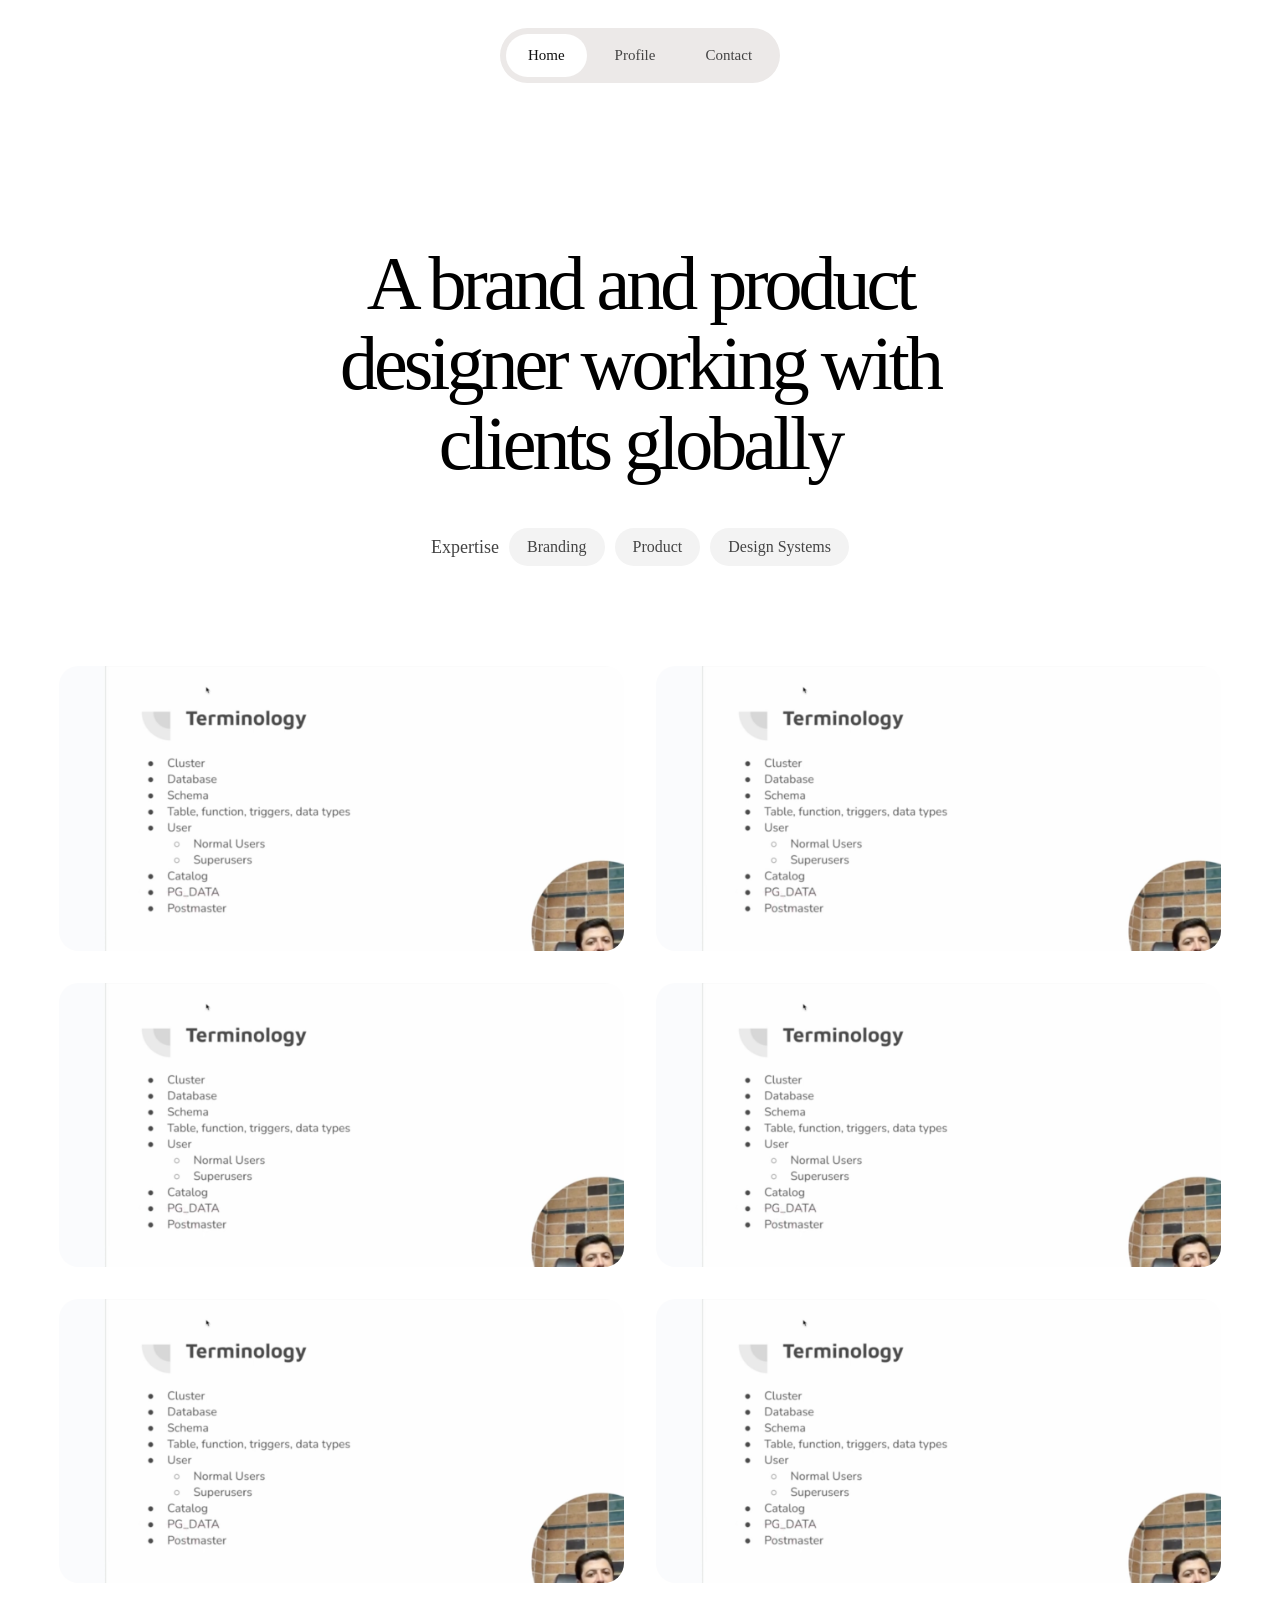
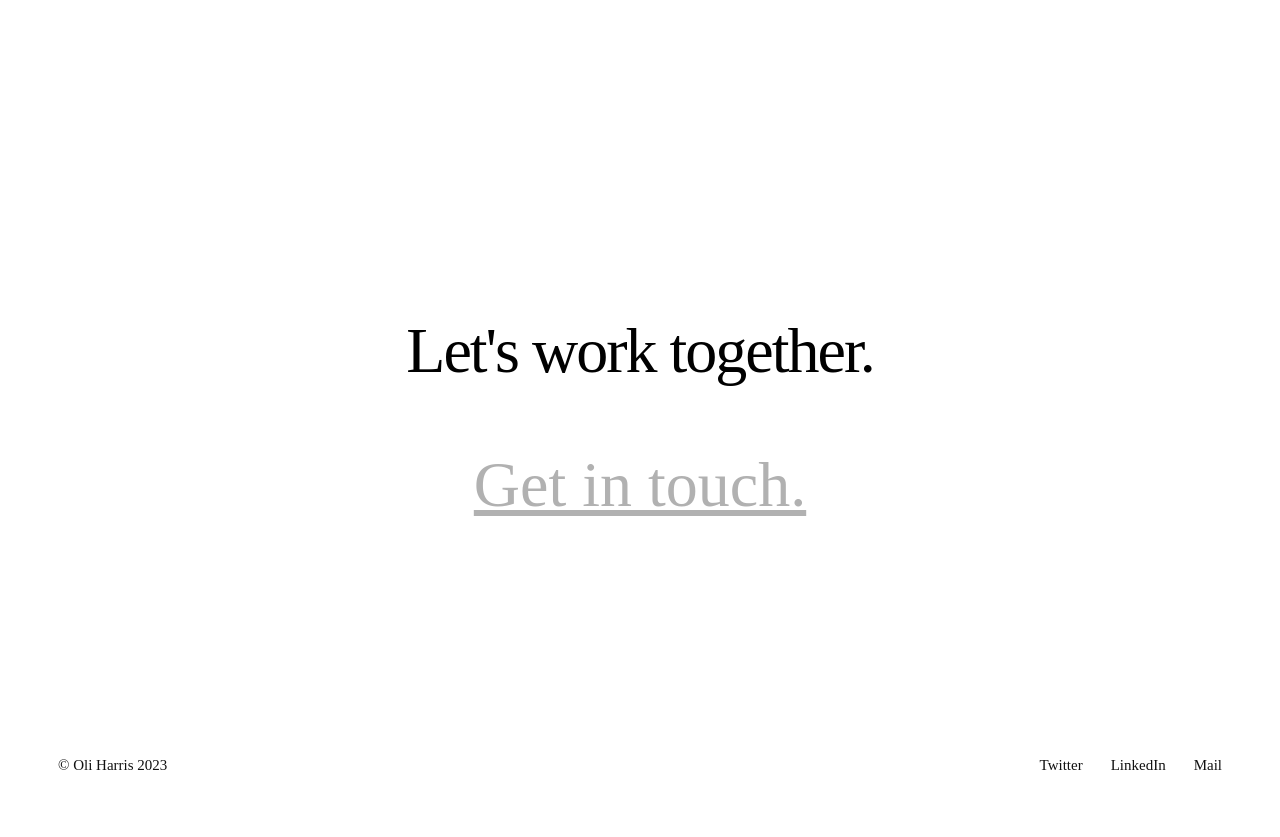
<file: front-practice/lvl1/3.exOhStudio/index.html>
<html lang="en">

<head>
    <meta charset="UTF-8">
    <meta name="viewport" content="width=device-width, initial-scale=1.0">
    <title>Document</title>
    <link rel="stylesheet" href="style.css">
</head>

<body>
<header class="header">

    <nav class="navbar">

        <a href="#" class="active">Home</a>
        <a href="#">Profile</a>
        <a href="#">Contact</a>

    </nav>

</header>


<section class="hero">

    <h1>
        A brand and product
        <br>
        designer working with
        <br>
        clients globally
    </h1>

    <div class="hero-tags">

        <span>Expertise</span>

        <a href="#">Branding</a>

        <a href="#">Product</a>

        <a href="#">Design Systems</a>

    </div>

</section>
<section class="projects">

    <div class="projects-grid">

        <article class="project">
            <img src="img/Screenshot 2026-01-03 at 10.51.54 PM.png" alt="">
        </article>

        <article class="project">
            <img src="img/Screenshot 2026-01-03 at 10.51.54 PM.png" alt="">
        </article>

        <article class="project">
            <img src="img/Screenshot 2026-01-03 at 10.51.54 PM.png" alt="">
        </article>

        <article class="project">
            <img src="img/Screenshot 2026-01-03 at 10.51.54 PM.png" alt="">
        </article>

        <article class="project">
            <img src="img/Screenshot 2026-01-03 at 10.51.54 PM.png" alt="">
        </article>

        <article class="project">
            <img src="img/Screenshot 2026-01-03 at 10.51.54 PM.png" alt="">
        </article>


    </div>


</section>

<section class="contact">

    <h2>Let's work together.</h2>

    <a href="#">Get in touch.</a>

</section>
<footer class="footer">

    <p>© Oli Harris 2023</p>

    <div class="socials">

        <a href="#">Twitter</a>
        <a href="#">LinkedIn</a>
        <a href="#">Mail</a>

    </div>

</footer>
</body>

</html>
</file>
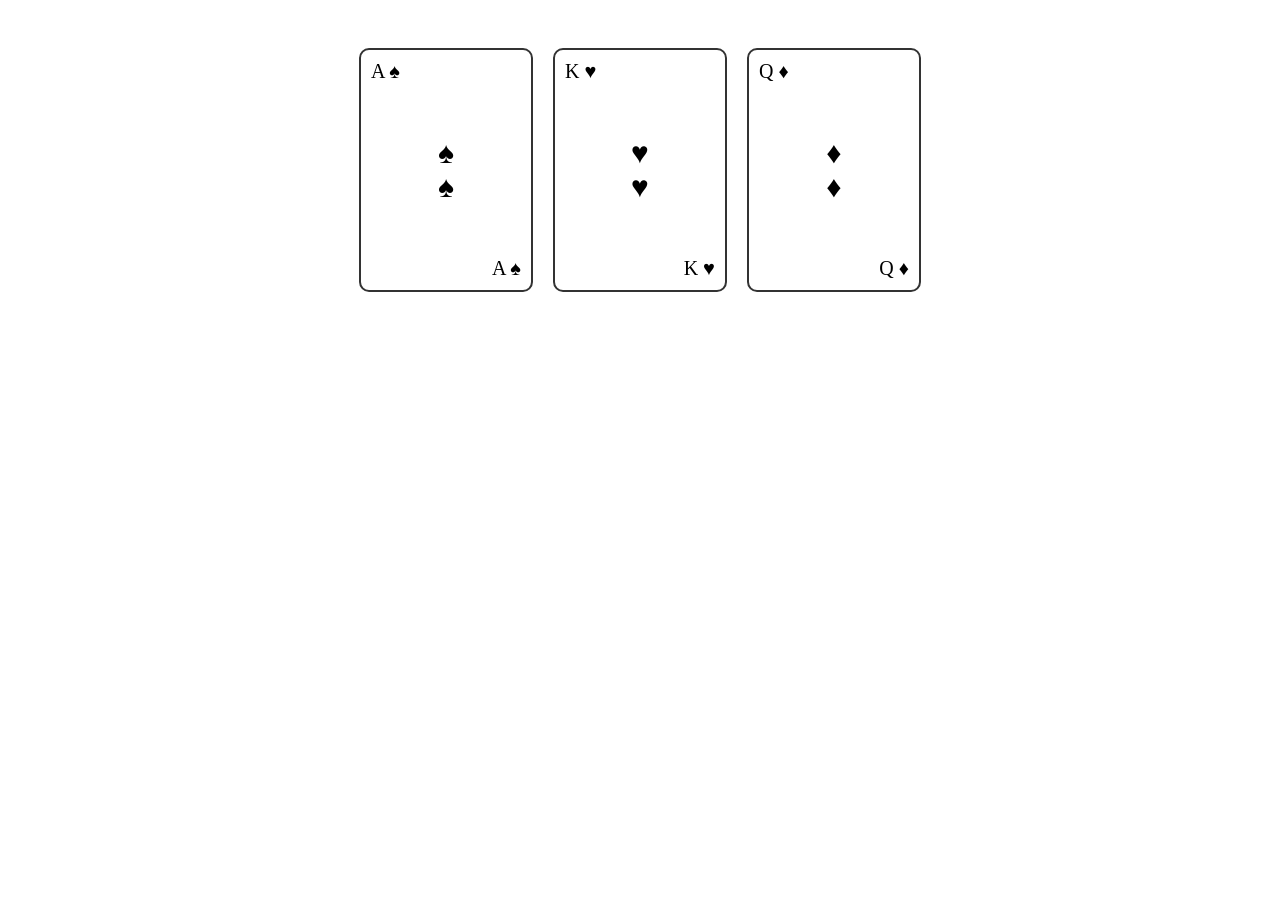
<file: snapWeb/answer/survey a form/index.html>
<!DOCTYPE html>
<html lang="en">
<head>
  <meta charset="UTF-8" />
  <title>Playing Cards – Flexbox Solution</title>

  <style>
    /* کانتینر اصلی کارت‌ها */
    #playing-cards {
      display: flex;              /* فلکس کانتینر */
      justify-content: center;    /* وسط‌چین افقی */
      flex-wrap: wrap;            /* اجازه wrap شدن کارت‌ها */
      gap: 20px;                  /* فاصله بین کارت‌ها */
      padding: 40px;
    }

    /* استایل کارت‌ها */
    .card {
      width: 150px;               /* عرض کارت */
      height: 220px;              /* ارتفاع کارت */
      border: 2px solid #333;
      border-radius: 10px;
      padding: 10px;
      background-color: #fff;

      display: flex;              /* فلکس برای left/middle/right */
      justify-content: space-between;
    }

    /* بخش چپ کارت */
    .left {
      align-self: flex-start;     /* قرارگیری در ابتدای کارت */
      font-size: 20px;
    }

    /* بخش وسط کارت */
    .middle {
      align-self: center;         /* وسط کارت */
      display: flex;              /* فلکس داخلی */
      flex-direction: column;     /* چیدمان عمودی */
      align-items: center;
      font-size: 30px;
    }

    /* بخش راست کارت */
    .right {
      align-self: flex-end;       /* انتهای کارت */
      font-size: 20px;
    }
  </style>
</head>

<body>

  <!-- کانتینر اصلی کارت‌ها -->
  <main id="playing-cards">

    <!-- کارت اول -->
    <div class="card">
      <div class="left">A ♠</div>
      <div class="middle">
        <div>♠</div>
        <div>♠</div>
      </div>
      <div class="right">A ♠</div>
    </div>

    <!-- کارت دوم -->
    <div class="card">
      <div class="left">K ♥</div>
      <div class="middle">
        <div>♥</div>
        <div>♥</div>
      </div>
      <div class="right">K ♥</div>
    </div>

    <!-- کارت سوم -->
    <div class="card">
      <div class="left">Q ♦</div>
      <div class="middle">
        <div>♦</div>
        <div>♦</div>
      </div>
      <div class="right">Q ♦</div>
    </div>

  </main>

</body>
</html>
</file>
<file: form/style.css>
* {
      margin: 0;
      padding: 0;
      box-sizing: border-box;
  }

  body {
      font-family: Arial, sans-serif;
      background-color: #f4f4f4;
      color: #333;
  }

  /**عنوان وسط صفحه قرار می‌گیره **/
  header {
      text-align: center;
      padding: 2rem;
  }

  header h1 {
      margin-bottom: 0.5rem;
  }

  header p {
      color: #666;
  }

  form {
      max-width: 700px;
      margin: 0 auto;
  }

  fieldset {
      border: 1px solid #ddd;
      border-radius: 8px;
      padding: 1.5rem;
      margin-bottom: 1.5rem;
      background-color: white;
  }

  legend {
      font-weight: bold;
      padding: 0 0.5rem;
  }

  label {
      display: block;
      margin-bottom: 0.5rem;
      font-weight: 600;
  }

  input[type="text"],
  input[type="email"],
  input[type="number"],
  select,
  textarea {
      width: 100%;
      padding: 0.75rem;
      margin-bottom: 1rem;
      border: 1px solid #ccc;
      border-radius: 6px;
  }

  input:focus,
  select:focus,
  textarea:focus {
      outline: none;
      border-color: royalblue;
  }

input[type="checkbox"],
input[type="radio"] {
  margin-right: 5px;
}

input[type="checkbox"] + label,
input[type="radio"] + label {
  display: inline;
  margin: 0;
}
button {
  width: 100%;
  padding: 1rem;
  border: none;
  border-radius: 8px;
  background-color: royalblue;
  color: white;
  font-size: 1rem;
  cursor: pointer;
}
.option {
  display: flex;
  align-items: center;
  gap: 6px;
  margin-bottom: 8px;
}

.option label {
  margin: 0;
}
button:hover {
    opacity: 0.9;
}
</file>
<file: free-code-camp/ex.2player/style.css>
* {
    margin: 0;
    padding: 0;
    box-sizing: border-box;
}

body {
    font-family: "Segoe UI", Arial, sans-serif;
    background: linear-gradient(135deg, #667eea, #764ba2);
    min-height: 100vh;
    padding: 40px 20px;
}

.container {
    max-width: 900px;
    margin: 0 auto;
    background-color: #ffffff;
    padding: 30px;
    border-radius: 20px;
    box-shadow: 0 10px 30px rgba(0, 0, 0, 0.15);
}

h1 {
    text-align: center;
    color: #333;
    margin-bottom: 35px;
    font-size: 2.5rem;
}

section {
    margin-bottom: 35px;
    padding: 20px;
    background-color: #f8f9fa;
    border-radius: 15px;
}

h2 {
    color: #5a4fcf;
    margin-bottom: 15px;
    border-left: 5px solid #5a4fcf;
    padding-left: 10px;
}

video,audio {
    width: 100%;
    border-radius: 10px;
}

video {
    box-shadow: 0 4px 12px rgba(0, 0, 0, 0.12);
}

section:hover {
    transform: translateY(-3px);
    transition: 0.3s ease;
}
</file>
<file: free-code-camp/ex.3video/style.css>
* {
    margin: 0;
    padding: 0;
    box-sizing: border-box;
}

body {
    font-family: "Segoe UI", Arial, sans-serif;
    background: #f4f6f9;
    padding: 40px 20px;
}

main {
    max-width: 900px;
    margin: 0 auto;
}

h1 {
    text-align: center;
    margin-bottom: 15px;
    color: #333;
}

main > p {
    text-align: center;
    margin-bottom: 40px;
    color: #666;
    line-height: 1.6;
}

section {
    background: #fff;
    padding: 25px;
    margin-bottom: 30px;
    border-radius: 15px;
    box-shadow: 0 4px 12px rgba(0, 0, 0, 0.08);
}

h2 {
    color: #2563eb;
    margin-bottom: 10px;
}

section p {
    margin-bottom: 20px;
    color: #555;
    line-height: 1.6;
}

iframe {
    width: 100%;
    max-width: 100%;
    border: none;
    border-radius: 10px;
    
}
</file>
<file: free-code-camp/ex.4coffe/style.css>
body {
  background-image: url(https://cdn.freecodecamp.org/curriculum/css-cafe/beans.jpg);
  font-family: sans-serif;
  padding: 20px;
}

h1 {
  font-size: 40px;
}

h2 {
  font-size: 30px;
}

.established {
  font-style: italic;
}

h1, h2, p {
  text-align: center;
}

.menu {
  width: 80%;
  background-color: burlywood;
  margin-left: auto;
  margin-right: auto;
  padding: 20px;
  max-width: 500px;
}

hr {
  height: 2px;
  background-color: brown;
  border-color: brown;
}

.bottom-line {
  margin-top: 25px;
}

h1, h2 {
  font-family: Impact, serif;
}

.item p {
  display: inline-block;
  margin-top: 5px;
  margin-bottom: 5px;
  font-size: 18px;
}
.flavor, .dessert {
  text-align: left;
  width: 75%;
}

.price {
  text-align: right;
  width: 25%
}
 
footer {
  font-size: 14px;
}
address {
  font-style: normal;
}
a {
  color: black;
}
</file>
<file: free-code-camp/ex.5card/style.css>
body {
  font-family: Arial, sans-serif;
  padding: 40px;
  text-align: center;
  background-color: brown;
}

.card {
  background-color: white;
  max-width: 400px;
  padding: 40px;
  margin: 0 auto;
  border-radius: 10px;
  box-shadow: 0 4px 8px gray;
  transition: transform 0.3s, background-color 0.3s ease
}

.card:hover {
  background-color: khaki;
  transform: scale(1.1);
}

h1::before {
  content: "🥳 ";
}

h1::after {
  content: " 🥳";
}

.message {
  font-size: 1.2em;
  margin-bottom: 20px;
}

.card-links {
  margin-top: 20px;
  display: flex;
  justify-content: space-around;
}

.card-links a {
  text-decoration: none;
  font-size: 1em;
  padding: 10px 20px;
  border-radius: 5px;
  color: white;
  background-color: midnightblue;
  transition: background-color 0.3s ease;
}

.card-links a:hover {
  background-color: orangered;
}

.card-links a:active {
  background-color: midnightblue;
}

.card-links a:focus {
  outline: 2px solid yellow;
}

.card-links a:visited {
  color: crimson;
}
section {
  margin: 20px auto;
  max-width: 600px;
  background-color: whitesmoke;
  padding: 20px;
  border-radius: 10px;
}
section:hover {
  transform: skewX(10deg);
}
</file>
<file: free-code-camp/ex.6final/style.css>
/* ====================== RESET & BASE ====================== */
* {
    box-sizing: border-box;
    margin: 0;
    padding: 0;
}

:root {
    --primary: #2563eb;
    --dark: #111827;
    --light: #f3f4f6;
}

body {
    font-family: Arial, sans-serif;
    background: var(--light);
    color: var(--dark);
    line-height: 1.6;
}
.navbar {
    display: flex;
    justify-content: space-between;
    align-items: center;
    padding: 20px;
    background: var(--dark);
    color: white;
}

.navbar ul {
    display: flex;
    gap: 30px;
    list-style: none;
}

.navbar a {
    text-decoration: none;
    color: white;
    padding: 1px;
}

.navbar a:hover {
    color: #60a5fa;
}

.hero {
    min-height: 80vh;
    display: flex;
    align-items: center;
    justify-content: space-between;
    background: linear-gradient(135deg, #2563eb, #9333ea);
}

.hero svg {
    fill: white;
    animation: rotate 4s infinite;
}
button {
    padding: 12px 25px;
    border: none;
    cursor: pointer;
    transition: all 0.3s ease;
}

button:hover {
    transform: scale(1.05);
}

section {
    padding: 60px 10%;
}

.card,
.box {
    background: white;
    padding: 30px;
    border-radius: 15px;
    margin: 20px 0;
    box-shadow: 0 10px 20px rgba(0, 0, 0, 0.15);
}

.grid {
    display: grid;
    grid-template-columns: repeat(auto-fit, minmax(200px, 1fr));
    column-gap: 30px;
    row-gap: 30px;
}

.box::before {
    content: "★";
    color: gold;
}

#contact {
    max-width: 900px;
    margin: auto;
}

form {
    background: white;
    padding: 40px;
    border-radius: 20px;
    box-shadow: 0 15px 35px rgba(0, 0, 0, 0.12);
}

fieldset {
    border: none;
    display: flex;
    flex-direction: column;
    gap: 10px;
}

legend {
    font-size: 2rem;
    font-weight: 700;
    margin-bottom: 25px;
    color: var(--primary);
}

label {
    font-weight: 600;
    margin-top: 15px;
    color: var(--dark);
}

input,
textarea {
    width: 100%;
    padding: 15px 18px;
    border: 2px solid #e5e7eb;
    border-radius: 12px;
    font-size: 1rem;
    background: #f9fafb;
    transition: border-color .3s ease, box-shadow .3s ease, background .3s ease;
}

textarea {
    min-height: 140px;
    resize: vertical;
}

input::placeholder,
textarea::placeholder {
    color: #9ca3af;
}

input:focus,
textarea:focus {
    outline: none;
    border-color: var(--primary);
    background: white;
    box-shadow: 0 0 0 4px rgba(37, 99, 235, 0.15);
}

form button {
    margin-top: 30px;
    width: 100%;
    padding: 16px;
    border-radius: 12px;
    border: none;
    background: linear-gradient(135deg, var(--primary), #9333ea);
    color: white;
    font-size: 1.1rem;
    font-weight: bold;
    cursor: pointer;
    transition: transform .3s ease, box-shadow .3s ease;
}

form button:hover {
    transform: translateY(-3px);
    box-shadow: 0 10px 20px rgba(37, 99, 235, 0.3);
}

form button:active {
    transform: translateY(0);
}

label textarea {
    margin-top: 10px;
}

iframe {
    width: 100%;
    height: 400px;
}

footer {
    background: black;
    color: white;
    padding: 30px;
    text-align: center;
    position: relative;
}

@keyframes rotate {
    from {
        transform: rotate(0deg);
    }
    to {
        transform: rotate(360deg);
    }
}

@media (max-width: 700px) {
    .navbar {
        flex-direction: column;
    }
    .hero {
        flex-direction: column;
    }
}


@media (max-width: 600px) {
    form {
        padding: 25px;
    }
    legend {
        font-size: 1.5rem;
    }
}
</file>
<file: free-code-camp/ex7.fitpro/style.css>
/* ====================== ۱. RESET & BASE ====================== */
* {
    box-sizing: border-box;      
    margin: 0;
    padding: 0;
}

:root {
    --primary: #2563eb;
    --dark: #111827;
    --light: #f3f4f6;
    --accent: #9333ea;
}

body {
    font-family: Arial, sans-serif;
    background: var(--light);
    color: var(--dark);
    line-height: 1.6;           
}

.navbar {
    display: flex;                    
    justify-content: space-between;   
    align-items: center;             
    padding: 20px 5%;
    background: var(--dark);
    color: white;
    position: sticky;
    top: 0;
    z-index: 100;
}

.navbar ul {
    display: flex;
    gap: 30px;                     
    list-style: none;
}

.navbar a {
    text-decoration: none;
    color: white;
    padding: 8px 12px;
    transition: color 0.3s;
}

.navbar a:hover {
    color: #60a5fa;
}


.hero {
    min-height: 80vh;                 
    display: flex;
    align-items: center;
    justify-content: space-between;
    padding: 0 10%;
    background: linear-gradient(135deg, var(--primary), var(--accent));
    color: white;
    gap: 40px;
}

.hero-content h1 {
    font-size: 3.5rem;
    margin-bottom: 20px;
}

.hero-content button {
    padding: 16px 32px;
    font-size: 1.2rem;
    background: white;
    color: var(--dark);
    border: none;
    border-radius: 50px;
    cursor: pointer;
    transition: all 0.3s;
}

.hero-content button:hover {
    transform: scale(1.08) translateY(-5px);
}


section {
    padding: 80px 10%;
}

h2 {
    text-align: center;
    margin-bottom: 50px;
    font-size: 2.5rem;
    color: var(--dark);
}

.grid {
    display: grid;
    grid-template-columns: repeat(auto-fit, minmax(280px, 1fr)); 
    gap: 30px;
}

.card, .box {
    background: white;
    padding: 35px 25px;
    border-radius: 20px;
    box-shadow: 0 10px 30px rgba(0, 0, 0, 0.1);
    transition: transform 0.3s, box-shadow 0.3s;
}

.card:hover, .box:hover {
    transform: translateY(-15px);
    box-shadow: 0 20px 40px rgba(0, 0, 0, 0.15);
}

.box::before {
    content: "★";
    display: block;
    color: gold;
    font-size: 2rem;
    margin-bottom: 15px;
}


#contact {
    background: #f8fafc;
    max-width: 700px;
    margin: 0 auto;
    border-radius: 25px;
}

form {
    padding: 50px;
    background: white;
    border-radius: 25px;
    box-shadow: 0 15px 40px rgba(0, 0, 0, 0.08);
}

legend {
    font-size: 2.2rem;
    font-weight: 700;
    color: var(--primary);
    margin-bottom: 30px;
}

label {
    display: block;
    margin: 20px 0 8px;
    font-weight: 600;
}

input, textarea {
    width: 100%;
    padding: 16px 20px;
    border: 2px solid #e5e7eb;
    border-radius: 12px;
    font-size: 1.05rem;
    transition: all 0.3s;
}

input:focus, textarea:focus {
    border-color: var(--primary);
    box-shadow: 0 0 0 4px rgba(37, 99, 235, 0.15);
    outline: none;
}

form button {
    margin-top: 30px;
    width: 100%;
    padding: 18px;
    background: linear-gradient(135deg, var(--primary), var(--accent));
    color: white;
    border: none;
    border-radius: 12px;
    font-size: 1.2rem;
    font-weight: bold;
    cursor: pointer;
}

footer {
    background: #111827;
    color: white;
    text-align: center;
    padding: 40px 20px;
}


.hero svg {
    animation: rotate 8s linear infinite;
}

@keyframes rotate {
    from { transform: rotate(0deg); }
    to   { transform: rotate(360deg); }
}


@media (max-width: 768px) {
    .navbar {
        flex-direction: column;
        gap: 15px;
    }
    
    .hero {
        flex-direction: column;
        text-align: center;
        padding: 100px 5% 80px;
    }
    
    .hero-content h1 {
        font-size: 2.8rem;
    }
}
</file>
<file: front-practice/lvl1/1.ex/styles.css>
* {
    margin: 0;
    padding: 0;
    box-sizing: border-box;
}

body {
    font-family: Arial, sans-serif;
}

a {
    text-decoration: none;
    color: inherit;
}


.navbar {
    background: #000;
    color: white;
}

.nav-container {
    max-width: 1200px;
    width: 90%;
    margin: auto;
    padding: 25px 0;

    display: flex;
    justify-content: space-between;
    align-items: center;
}

.logo {
    display: flex;
    align-items: center;
    gap: 10px;
}


.logo a {
    font-size: 24px;
    font-weight: bold;
}


.logo span {
    font-size: 20px;
    padding-left: 10px;
    border-left: 2px solid white;
}


nav {
    display: flex;
    align-items: center;
    gap: 15px;
}


nav button {
    background: transparent;
    color: white;

    border: 1px solid white;
    border-radius: 7px;

    padding: 10px 18px;

    font-size: 16px;
    cursor: pointer;
}

.hero {
    background-color: #dadbf1;
    height: 430px;
    display: flex;
    flex-direction: column;
    justify-content: center;
    align-items: center;
}

.hero h1 {
    font-size: 64px;
    font-weight: 500;
    margin-bottom: 35px;
    letter-spacing: -2px;
}


.search-box{
    width: 720px;
    height: 70px;
    position: relative;
}
.search-box input{
    width: 100%;
    height: 100%;
    border: 1px solid #000;
    border-radius: 8px;
    padding: 0 60px 0 25px;
    font-size:22px ;
    background-color: white;
}
.search-box input:focus {

    outline: none;

    border-color: #4c5fd5;

    box-shadow: 0 0 0 3px rgba(76,95,213,.25);

}
.search-button {

    position: absolute;

    right: 20px;
    top: 50%;

    transform: translateY(-50%);


    border: none;

    background: transparent;

    font-size: 30px;

    cursor: pointer;

}
.cards{
    max-width: 1200px;
    width: 90%;
    margin: 80px auto;
    display: grid;
    grid-template-columns: repeat(3,1fr);
    gap: 30px;
}
.card{
    border: 1px solid #ddd;
    padding: 35px;
    border-radius: 10px;
    min-height: 250px;
    display: flex;
    flex-direction: column;
    justify-content: space-between;
    transition: .3S ease;
}
.card:hover {

    transform: translateY(-8px);

    box-shadow: 0 10px 25px rgba(0,0,0,.1);

}
.card h2{
    font-size: 24px;
    margin-bottom: 15px;
}

.card p {

    color: #4b4b4b;

    line-height: 1.6;

}

.card a {

    color: #4c5fd5;

    font-weight: bold;

}


.footer {

    background-color: #000;

    color: white;

    padding: 70px 0 40px;

}



.footer-container {

    max-width: 1200px;

    width: 90%;

    margin: auto;


    display: grid;

    grid-template-columns: repeat(4, 1fr);

    gap: 40px;

}


.footer-column {

    display: flex;

    flex-direction: column;

    gap: 12px;

}

.footer-column h3 {

    font-size: 24px;

    margin-bottom: 15px;

}

.footer-column h4 {

    margin-top: 25px;

    font-size: 18px;

}

.footer-column a {

    color: white;

    font-size: 15px;

}

.footer-column a:hover {

    text-decoration: underline;

}

.copyright {

    max-width: 1200px;

    width: 90%;

    margin: 60px auto 0;


    font-size: 14px;

}
</file>
<file: front-practice/lvl1/2.ex‌Bonsai/style.css>
@import url('https://fonts.googleapis.com/css2?family=Inter:wght@400;500;600;700&display=swap');

*{
    margin:0;
    padding:0;
    box-sizing:border-box;
}

body{
    font-family:'Inter',system-ui,sans-serif;
    color:#4c4d5f;
}

a{
    text-decoration:none;
    color:inherit;
}

ul{
    list-style:none;
}

.container{
    width:90%;
    max-width:1140px;
    margin:auto;
}


header{
    height:90px;
    display:flex;
    align-items:center;
    background:#fff;
    border-bottom:1px solid #eee;
}

nav{
    display:flex;
    justify-content:space-between;
    align-items:center;
    width:100%;
}

.logo{
    font-size:30px;
    font-weight:700;
    color:#00b289;
}

.menu{
    display:flex;
    gap:35px;
}

.menu a{
    font-size:15px;
    font-weight:500;
}

.dropdown{
    position:relative;
}

.dropdown-menu{
    position:absolute;
    top:30px;
    left:0;
    width:180px;
    padding:15px;
    background:#fff;
    border-radius:6px;
    box-shadow:0 10px 25px rgba(0,0,0,.08);
    display:none;
}

.dropdown:hover .dropdown-menu{
    display:block;
}

.dropdown-menu li{
    padding:10px 0;
}

.actions{
    display:flex;
    align-items:center;
    gap:25px;
}

.actions a{
    display:flex;
    align-items:center;
    white-space:nowrap;
}

.actions a:first-child{
    font-size:15px;
    font-weight:500;
}



.btn{
    display:inline-flex;
    justify-content:center;
    align-items:center;
    padding:11px 33px;
    border:none;
    border-radius:6px;
    background:#00b289;
    color:#fff;
    font-size:15px;
    font-weight:600;
    transition:.3s;
}

.btn:hover{
    background:#009f78;
}

.btn-outline{
    background:transparent;
    border:2px solid #00b289;
    color:#00b289;
}

.btn-outline:hover{
    background:#00b289;
    color:#fff;
}


.hero{
    padding:100px 0 70px;
    background:#f8f9fa;
}

.hero-row{
    display:flex;
    justify-content:space-between;
    align-items:center;
}

.hero-title h1{
    font-size:48px;
    font-weight:600;
    line-height:1.1;
}



.billing{
    display:flex;
    align-items:center;
    gap:18px;
    font-size:18px;
}

.switch{
    position:relative;
    width:55px;
    height:28px;
}

.switch input{
    display:none;
}

.slider{
    position:absolute;
    inset:0;
    background:#00b289;
    border-radius:30px;
    cursor:pointer;
    transition:.3s;
}

.slider::before{
    content:"";
    position:absolute;
    top:3px;
    left:3px;
    width:22px;
    height:22px;
    border-radius:50%;
    background:#fff;
    transition:.3s;
}

.switch input:checked + .slider{
    background:#585ff3;
}

.switch input:checked + .slider::before{
    transform:translateX(27px);
}


.pricing{
    padding:80px 0;
    background:#f8f9fa;
}

.pricing-grid{
    display:grid;
    grid-template-columns:repeat(auto-fit,minmax(320px,1fr));
    gap:30px;
    margin-top:60px;
}

.pricing-card{
    position:relative;
    padding:40px 30px;
    background:#fff;
    border:1px solid #eee;
    border-radius:12px;
    box-shadow:0 5px 20px rgba(0,0,0,.08);
    transition:.3s;
}

.pricing-card:hover{
    transform:translateY(-10px);
    box-shadow:0 20px 40px rgba(0,0,0,.12);
}

.pricing-card.popular{
    border:2px solid #00b289;
    transform:scale(1.05);
}

.popular-badge{
    position:absolute;
    top:-12px;
    left:50%;
    transform:translateX(-50%);
    padding:4px 20px;
    border-radius:20px;
    background:#00b289;
    color:#fff;
    font-size:13px;
    font-weight:600;
}

.price{
    margin:25px 0;
    font-size:42px;
    font-weight:700;
    color:#4c4d5f;
}

.currency{
    font-size:24px;
    vertical-align:super;
}

.period{
    font-size:18px;
    font-weight:400;
    color:#777;
}

.description{
    margin-bottom:30px;
    color:#666;
    line-height:1.5;
}

.pricing-card .btn{
    display:flex;
    justify-content:center;
    align-items:center;
    width:100%;
    padding:16px 0;
    margin:30px 0;
}

.features li{
    padding:12px 0;
    border-bottom:1px solid #f0f0f0;
    color:#555;
}


.supercharge{
    padding:80px 0;
}

.supercharge h2{
    margin-bottom:40px;
    text-align:center;
    font-size:36px;
}

.supercharge-grid{
    display:grid;
    grid-template-columns:repeat(2,1fr);
    gap:30px;
}

.super-card{
    display:flex;
    justify-content:space-between;
    align-items:center;
    padding:35px;
    background:#f8f8f8;
    border-radius:10px;
}

.super-card h3{
    margin-bottom:15px;
    font-size:24px;
}

.super-card p{
    max-width:300px;
    color:#777;
}

.super-card a{
    color:#00b289;
    font-weight:600;
}
/* FAQ */

.faq{
    padding:80px 0;
}

.faq h2{
    margin-bottom:50px;
    text-align:center;
    font-size:36px;
}

.faq-list{
    max-width:800px;
    margin:auto;
}

details{
    padding:25px 0;
    border-bottom:1px solid #ddd;
}

summary{
    display:flex;
    justify-content:space-between;
    align-items:center;
    cursor:pointer;
    font-size:20px;
    font-weight:600;
    list-style:none;
}

summary::-webkit-details-marker{
    display:none;
}

summary::after{
    content:"+";
    font-size:25px;
    transition:.3s;
}

details[open] summary::after{
    content:"−";
}

details p{
    margin-top:20px;
    color:#777;
    line-height:1.7;
}
</file>
<file: front-practice/lvl1/3.exOhStudio/style.css>
/* Header */

.header {
    display: flex;
    justify-content: center;
    padding: 28px 0;
}

/* Navbar */

.navbar {
    position: fixed;
    top: 28px;

    display: flex;
    align-items: center;
    gap: 6px;

    padding: 6px;

    background: #ece9e8;
    border-radius: 50px;

    z-index: 1000;
}

/* Links */

.navbar a {
    color: #444;
    text-decoration: none;

    font-size: 15px;
    font-weight: 500;

    padding: 13px 22px;

    border-radius: 50px;

    transition: .3s;
}

/* Active */

.navbar .active {
    background: #fff;
    color: #111;
}

/* Hover */

.navbar a:hover {
    background: #fff;
}

.hero {
    margin-top: 180px;
    text-align: center;
}

.hero h1 {
    font-size: 76px;
    font-weight: 500;
    line-height: 1.05;
    letter-spacing: -4px;
    max-width: 900px;
    margin: 0 auto;
}

.hero-tags {
    display: flex;
    justify-content: center;
    align-items: center;
    gap: 10px;
    margin-top: 45px;
}
.hero-tags span{
    font-size: 18px;
    color: #444;
}



.hero-tags a {
    background:#f3f3f3;
    color:#444;
    padding:10px 18px;
    border-radius:30px;
    font-size:16px;
    transition:.3s;
    text-decoration: none;
}
.projects{
    padding: 100px 0;
}
.projects-grid{
    width:min(92%,1400px);
    margin: auto;
    display: grid;
    grid-template-columns: repeat(2,1fr);
    gap: 32px;
}
.project{

    border-radius:20px;

    overflow:hidden;

    cursor:pointer;

}
.project img{

    width:100%;

    display:block;

    transition:.4s ease;

}
.project:hover img{

    transform:scale(1.03);

}
.contact{

    padding:180px 20px;

    text-align:center;

}
.contact h2{

    font-size:64px;

    font-weight:500;

    line-height:1.1;

    letter-spacing:-2px;

}
.contact a{

    display:inline-block;

    margin-top:8px;

    font-size:64px;

    color:#b1b1b1;

    transition:.3s;

}
.contact a:hover{

    color:#111;

}
.footer{
    display: flex;
    justify-content: space-between;
    align-items:center;
        padding:40px 50px;
}
.footer p{

    color:#111;

    font-size:15px;

}
.socials{

    display:flex;

    gap:28px;

}
.socials a{

    font-size:15px;

    color:#111;
    text-decoration: none;

}
</file>
